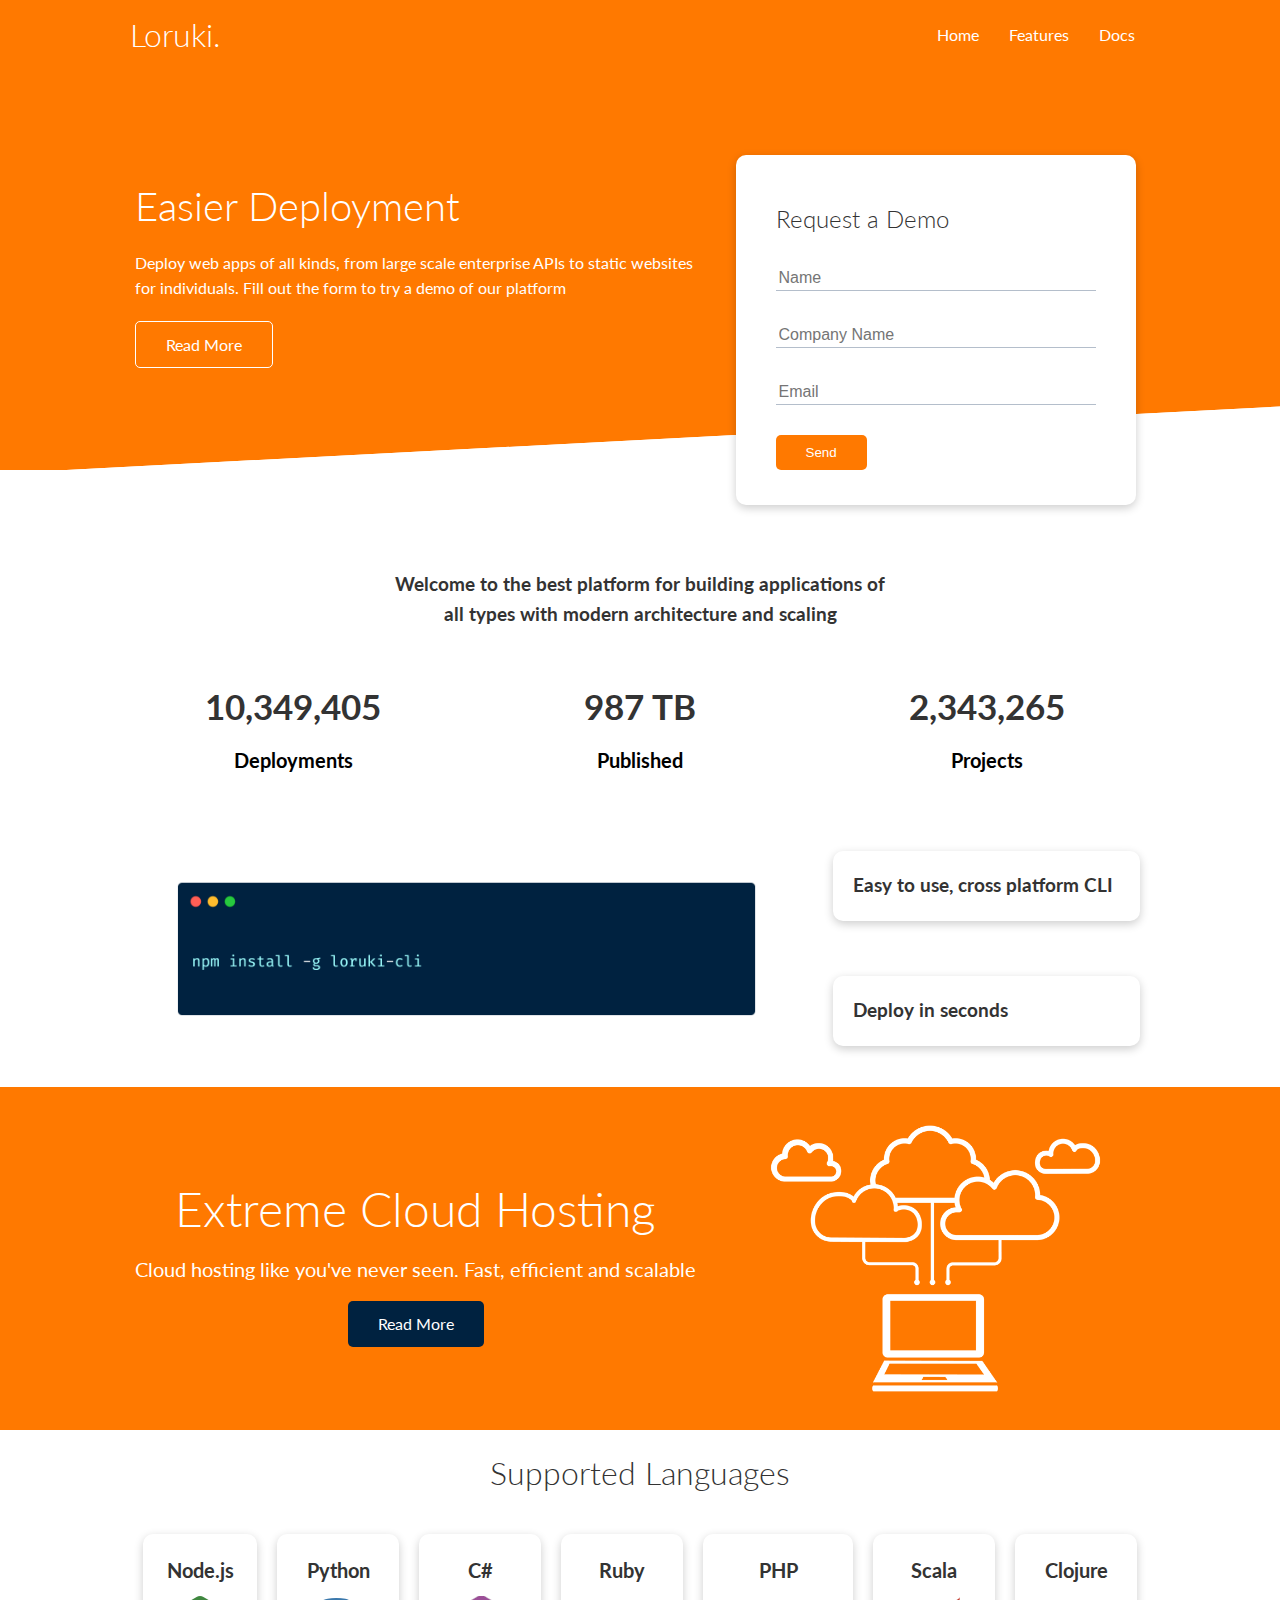
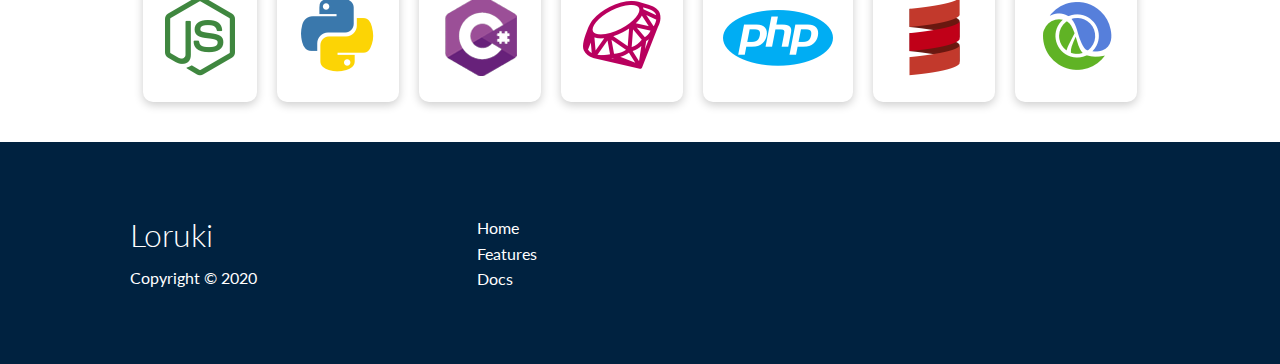
<file: responsive-layout/index.html>
<!DOCTYPE html>
<html lang="en">
<head>
    <meta charset="UTF-8">
    <meta name="viewport" content="width=device-width, initial-scale=1.0">
    <link rel="stylesheet" href="https://cdnjs.cloudflare.com/ajax/libs/font-awesome/5.15.1/css/all.min.css" integrity="sha512-+4zCK9k+qNFUR5X+cKL9EIR+ZOhtIloNl9GIKS57V1MyNsYpYcUrUeQc9vNfzsWfV28IaLL3i96P9sdNyeRssA==" crossorigin="anonymous" />
    <link rel="stylesheet" href="css/utilities.css">
    <link rel="stylesheet" href="css/style.css">
    <title>Loruki | Cloud Hosting For Everyone</title>
</head>
<body>
    <!-- Navbar -->
    <div class="navbar">
        <div class="container flex">
            <h1 class="logo">Loruki.</h1>
            <nav>
                <ul>
                    <li><a href="index.html">Home</a></li>
                    <li><a href="features.html">Features</a></li>
                    <li><a href="docs.html">Docs</a></li>
                </ul>
            </nav>
        </div>
    </div>
    
    <!-- Showcase -->
    <section class="showcase">
        <div class="container grid">
            <div class="showcase-text">
                <h1>Easier Deployment</h1>
                <p>Deploy web apps of all kinds, from large scale enterprise APIs to static websites for individuals. Fill out the form to try a demo of our platform</p>
                <a href="features.html" class="btn btn-outline">Read More</a>
            </div>

            <div class="showcase-form card">
                <h2>Request a Demo</h2>
                 <form>
                    <div class="form-control">
                        <input type="text" name="name" placeholder="Name" required>
                    </div>
                    <div class="form-control">
                        <input type="text" name="company" placeholder="Company Name" required>
                    </div>
                    <div class="form-control">
                        <input type="email" name="email" placeholder="Email" required>
                    </div>
                    <input type="submit" value="Send" class="btn btn-primary">
                </form>
            </div>
        </div>
    </section>

    <!-- Stats -->
    <section class="stats">
        <div class="container">
            <h3 class="stats-heading text-center my-1">
                Welcome to the best platform for building applications of all types with modern architecture and scaling
            </h3>

            <div class="grid grid-3 text-center my-4">
                <div>
                    <i class="fas fa-server fa-3x"></i>
                    <h3>10,349,405</h3>
                    <p class="text-secondary">Deployments</p>
                </div>
                <div>
                    <i class="fas fa-upload fa-3x"></i>
                    <h3>987 TB</h3>
                    <p class="text-secondary">Published</p>
                </div>
                <div>
                    <i class="fas fa-project-diagram fa-3x"></i>
                    <h3>2,343,265</h3>
                    <p class="text-secondary">Projects</p>
                </div>
            </div>
        </div>
    </section>

    <!-- Cli -->
    <section class="cli">
        <div class="container grid">
            <img src="images/cli.png" alt="">
            <div class="card">
                <h3>Easy to use, cross platform CLI</h3>
            </div>
            <div class="card">
                <h3>Deploy in seconds</h3>
            </div>
        </div>
    </section>

    <!-- Cloud -->
    <section class="cloud bg-primary my-2 py-2">
        <div class="container grid">
            <div class="text-center">
                <h2 class="lg">Extreme Cloud Hosting</h2>
                <p class="lead my-1">Cloud hosting like you've never seen. Fast, efficient and scalable</p>
                <a href="features.html" class="btn btn-dark">Read More</a>
            </div>
            <img src="images/cloud.png" alt="">
        </div>
    </section>

    <!-- Languages -->
    <section class="languages">
        <h2 class="md text-center my-2">
            Supported Languages
        </h2>
        <div class="container flex">
            <div class="card">
                <h4>Node.js</h4>
                <img src="images/logos/node.png" alt="">
            </div>
            <div class="card">
                <h4>Python</h4>
                <img src="images/logos/python.png" alt="">
              </div>
              <div class="card">
                <h4>C#</h4>
                <img src="images/logos/csharp.png" alt="">
              </div>
              <div class="card">
                <h4>Ruby</h4>
                <img src="images/logos/ruby.png" alt="">
              </div>
              <div class="card">
                <h4>PHP</h4>
                <img src="images/logos/php.png" alt="">
              </div>
              <div class="card">
                <h4>Scala</h4>
                <img src="images/logos/scala.png" alt="">
              </div>
              <div class="card">
                <h4>Clojure</h4>
                <img src="images/logos/clojure.png" alt="">
              </div>
        </div>
    </section>

    <!-- Footer -->
    <footer class="footer bg-dark py-5">
        <div class="container grid grid-3">
            <div>
                <h1>Loruki
                </h1>
                <p>Copyright &copy; 2020</p>
            </div>
            <nav>
                <ul>
                    <li><a href="index.html">Home</a></li>
                    <li><a href="features.html">Features</a></li>
                    <li><a href="docs.html">Docs</a></li>
                </ul>
            </nav>
            <div class="social">
                <a href="#"><i class="fab fa-github fa-2x"></i></a>
                <a href="#"><i class="fab fa-facebook fa-2x"></i></a>
                <a href="#"><i class="fab fa-instagram fa-2x"></i></a>
                <a href="#"><i class="fab fa-twitter fa-2x"></i></a>
            </div>
        </div>
    </footer>
</body>
</html>
</file>
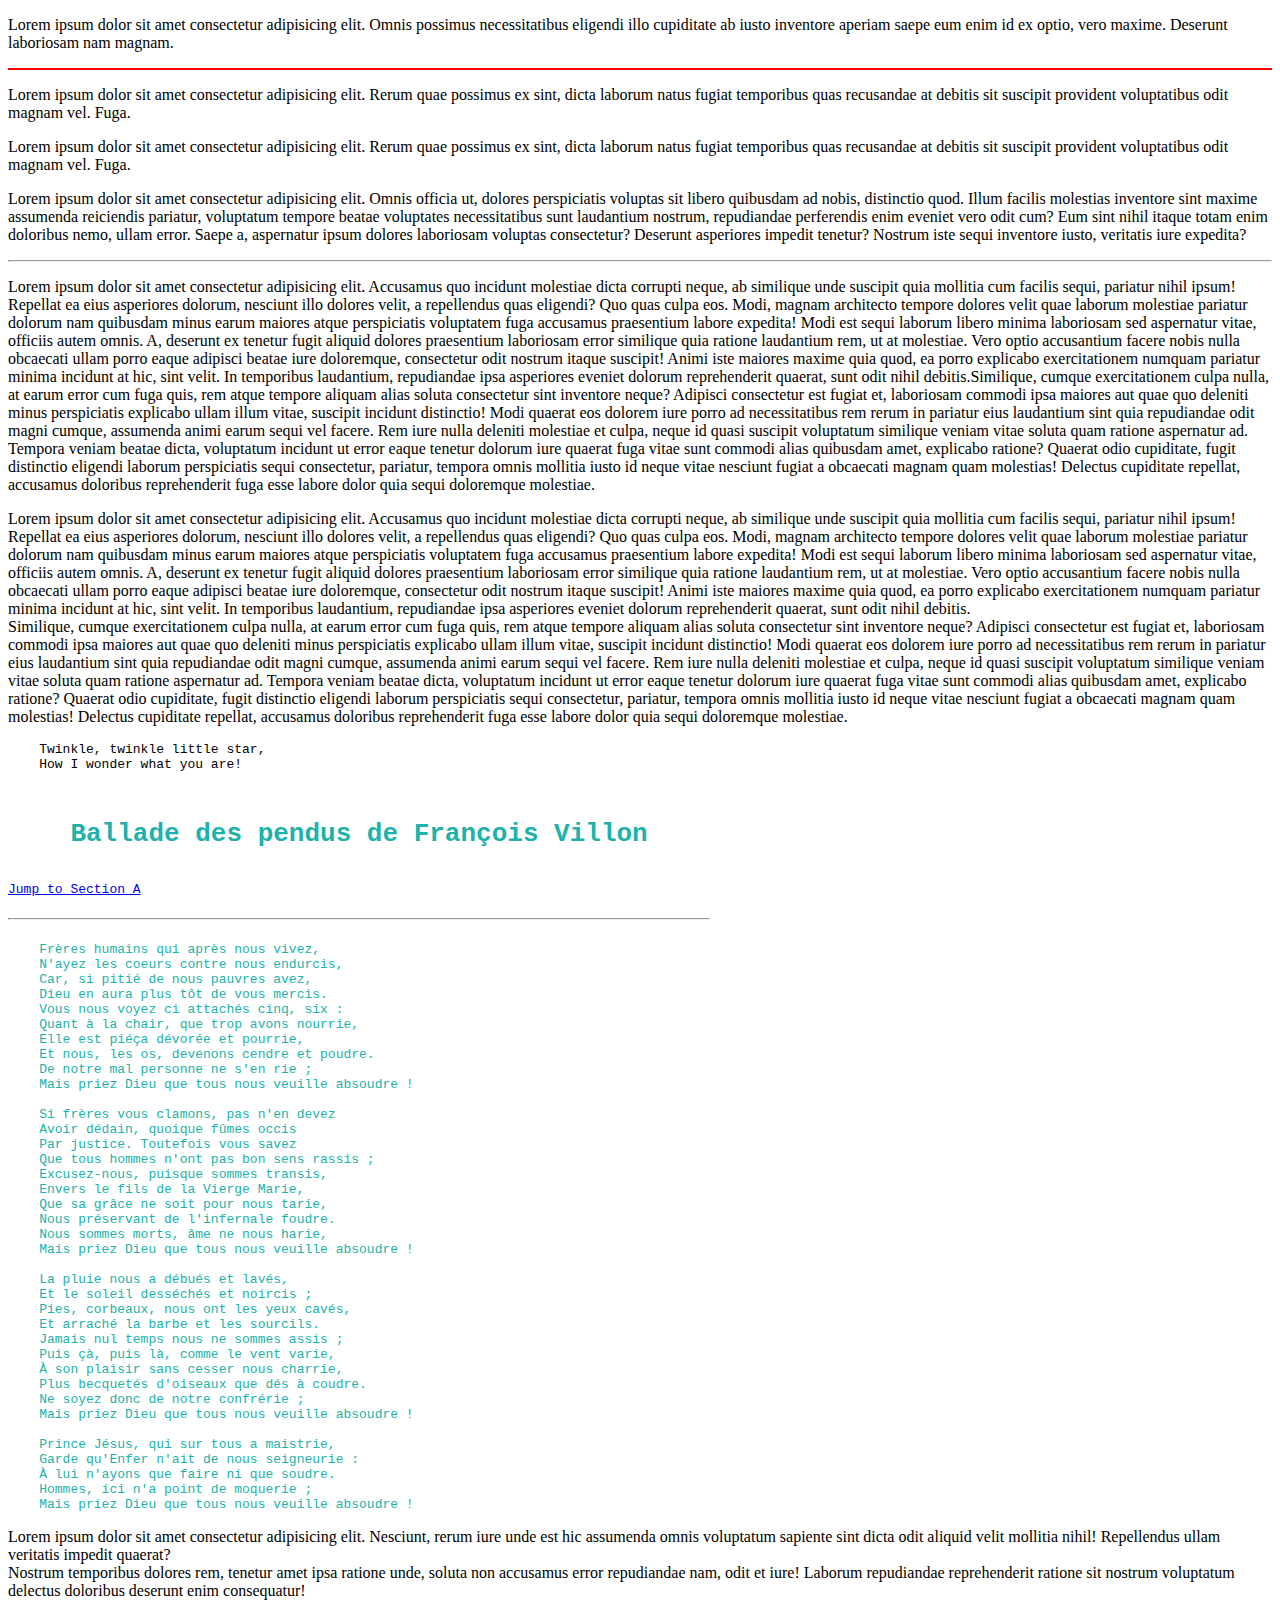
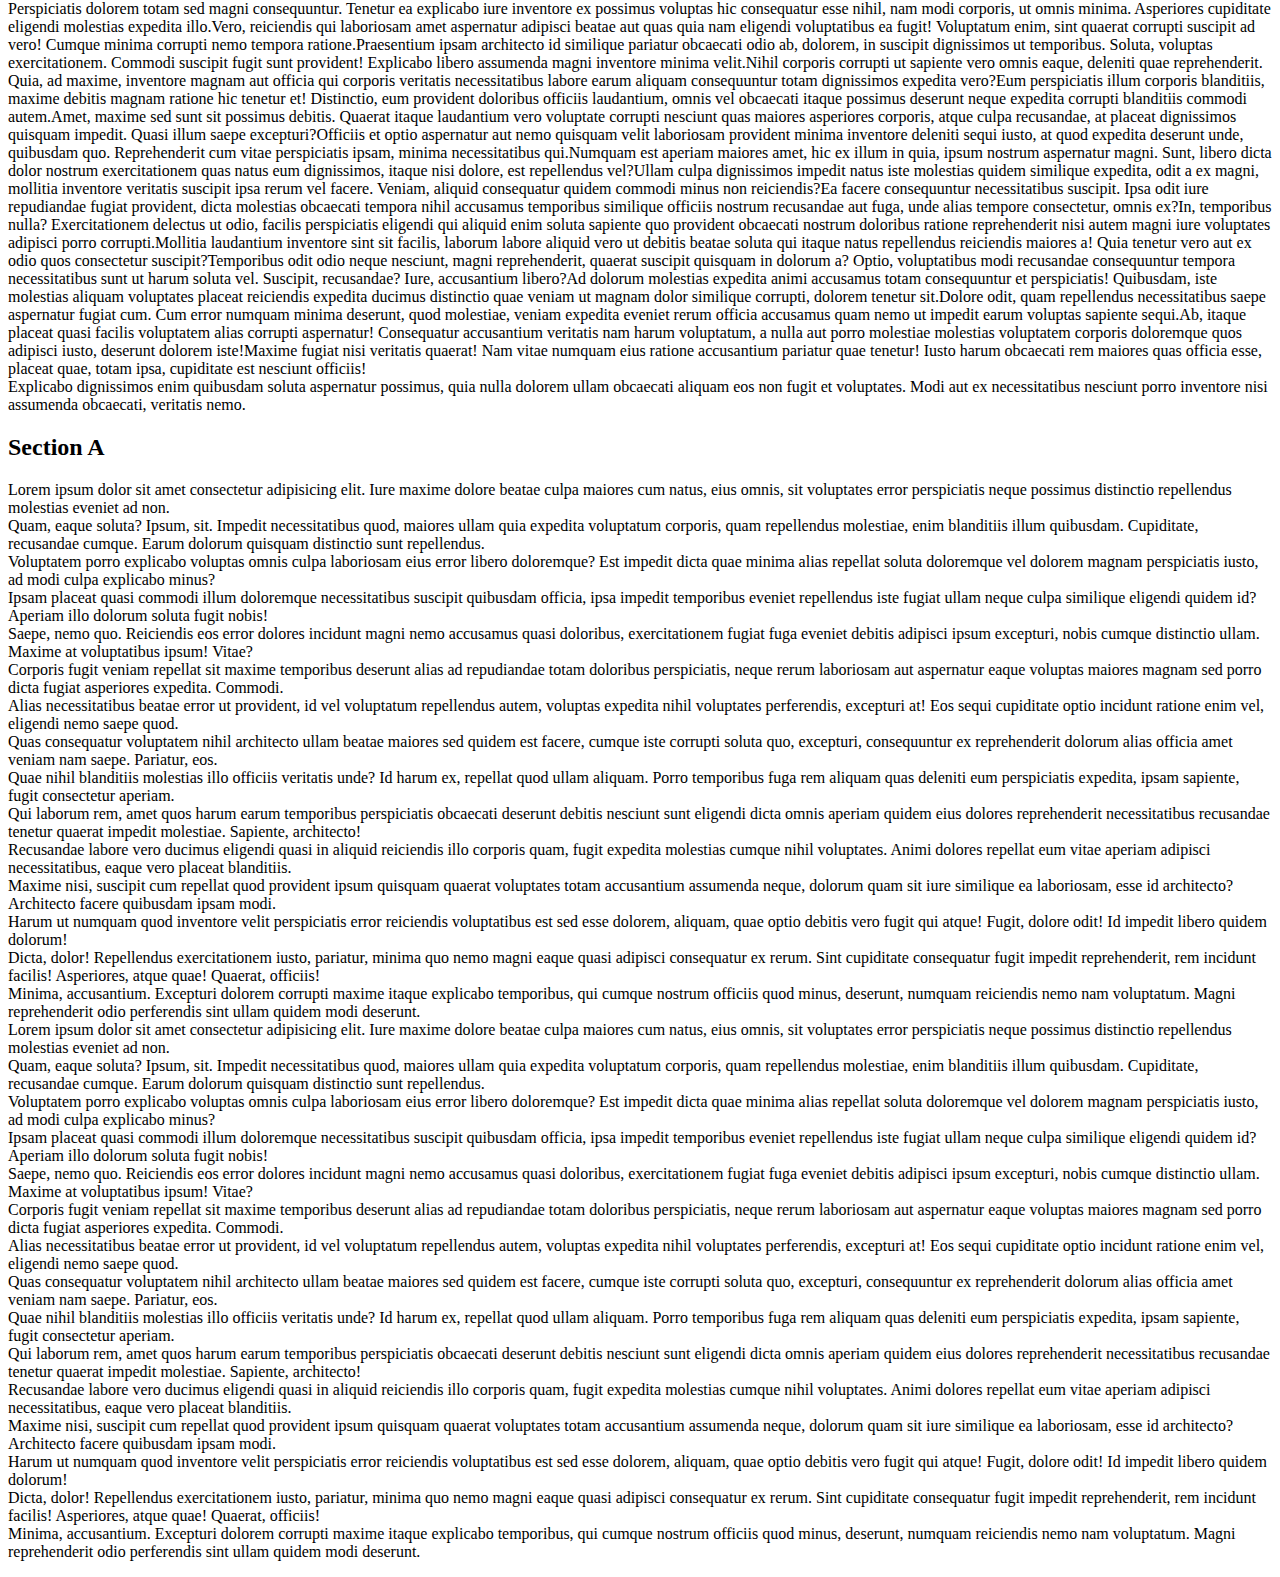
<file: Dummy.html>
<!DOCTYPE html>
<html lang="en">
<head>
    <!-- Des extentions qui vont aider à faciliter le travail
    auto rename tag : aide à utiliser les commanbde et les renommer
    prettier : aide à organiser le fichier html
    liveserver : aide à mettre à jour le lien directement sans pour autant actualiser la page web-->
    <meta charset="UTF-8">
    <meta http-equiv="X-UA-Compatible" content="IE=edge">
    <meta name="viewport" content="width=device-width, initial-scale=1.0">
    <title>Dummy</title>
</head>
<body>
<p>
    Lorem ipsum dolor sit amet consectetur adipisicing elit. Omnis possimus necessitatibus eligendi illo cupiditate ab iusto inventore aperiam saepe eum enim id ex optio, vero maxime. Deserunt laboriosam nam magnam.
    </p>
    <hr color="red"> <!-- le hr permet d'insérer une ligne horizontale-->
    <p>
    Lorem ipsum dolor sit amet consectetur adipisicing elit. Rerum quae possimus ex sint, dicta laborum natus fugiat temporibus quas recusandae at debitis sit suscipit provident voluptatibus odit magnam vel. Fuga.
    </p>
<p>
    Lorem ipsum dolor sit amet consectetur adipisicing elit. Rerum quae possimus ex sint, dicta laborum natus fugiat temporibus quas recusandae at debitis sit suscipit provident voluptatibus odit magnam vel. Fuga.
</p>

<!-- pour utiliser emet et faciliter le travail nous allons plutot mettre p>lorem75 puis entrer et ça va nous créer un paragraphe 
lorem75 dans le premier paragraphe-->
<p>Lorem ipsum dolor sit amet consectetur adipisicing elit. Omnis officia ut, dolores perspiciatis voluptas sit libero quibusdam ad nobis, distinctio quod. Illum facilis molestias inventore sint maxime assumenda reiciendis pariatur, voluptatum tempore beatae voluptates necessitatibus sunt laudantium nostrum, repudiandae perferendis enim eveniet vero odit cum? Eum sint nihil itaque totam enim doloribus nemo, ullam error. Saepe a, aspernatur ipsum dolores laboriosam voluptas consectetur? Deserunt asperiores impedit tenetur? Nostrum iste sequi inventore iusto, veritatis iure expedita?</p>
<hr>
<!--Pour écrire deux paragraphes lorem en même temps, nous allons mettre p>lorem150*2-->
<p><span>Lorem ipsum dolor sit amet consectetur adipisicing elit. Accusamus quo incidunt molestiae dicta corrupti neque, ab similique unde suscipit quia mollitia cum facilis sequi, pariatur nihil ipsum! Repellat ea eius asperiores dolorum, nesciunt illo dolores velit, a repellendus quas eligendi? Quo quas culpa eos. Modi, magnam architecto tempore dolores velit quae laborum molestiae pariatur dolorum nam quibusdam minus earum maiores atque perspiciatis voluptatem fuga accusamus praesentium labore expedita! Modi est sequi laborum libero minima laboriosam sed aspernatur vitae, officiis autem omnis. A, deserunt ex tenetur fugit aliquid dolores praesentium laboriosam error similique quia ratione laudantium rem, ut at molestiae. Vero optio accusantium facere nobis nulla obcaecati ullam porro eaque adipisci beatae iure doloremque, consectetur odit nostrum itaque suscipit! Animi iste maiores maxime quia quod, ea porro explicabo exercitationem numquam pariatur minima incidunt at hic, sint velit. In temporibus laudantium, repudiandae ipsa asperiores eveniet dolorum reprehenderit quaerat, sunt odit nihil debitis.</span><span>Similique, cumque exercitationem culpa nulla, at earum error cum fuga quis, rem atque tempore aliquam alias soluta consectetur sint inventore neque? Adipisci consectetur est fugiat et, laboriosam commodi ipsa maiores aut quae quo deleniti minus perspiciatis explicabo ullam illum vitae, suscipit incidunt distinctio! Modi quaerat eos dolorem iure porro ad necessitatibus rem rerum in pariatur eius laudantium sint quia repudiandae odit magni cumque, assumenda animi earum sequi vel facere. Rem iure nulla deleniti molestiae et culpa, neque id quasi suscipit voluptatum similique veniam vitae soluta quam ratione aspernatur ad. Tempora veniam beatae dicta, voluptatum incidunt ut error eaque tenetur dolorum iure quaerat fuga vitae sunt commodi alias quibusdam amet, explicabo ratione? Quaerat odio cupiditate, fugit distinctio eligendi laborum perspiciatis sequi consectetur, pariatur, tempora omnis mollitia iusto id neque vitae nesciunt fugiat a obcaecati magnam quam molestias! Delectus cupiditate repellat, accusamus doloribus reprehenderit fuga esse labore dolor quia sequi doloremque molestiae.</span></p>
<!-- Mais dans ce cas nous allons nous retrouver avec "span" ça veut dire deuc paragraphes associés, pour ne pas se retrouver avec 
ce petit problème nous pouvons enlever l'attribut span-->
<p><div>Lorem ipsum dolor sit amet consectetur adipisicing elit. Accusamus quo incidunt molestiae dicta corrupti neque, ab similique unde suscipit quia mollitia cum facilis sequi, pariatur nihil ipsum! Repellat ea eius asperiores dolorum, nesciunt illo dolores velit, a repellendus quas eligendi? Quo quas culpa eos. Modi, magnam architecto tempore dolores velit quae laborum molestiae pariatur dolorum nam quibusdam minus earum maiores atque perspiciatis voluptatem fuga accusamus praesentium labore expedita! Modi est sequi laborum libero minima laboriosam sed aspernatur vitae, officiis autem omnis. A, deserunt ex tenetur fugit aliquid dolores praesentium laboriosam error similique quia ratione laudantium rem, ut at molestiae. Vero optio accusantium facere nobis nulla obcaecati ullam porro eaque adipisci beatae iure doloremque, consectetur odit nostrum itaque suscipit! Animi iste maiores maxime quia quod, ea porro explicabo exercitationem numquam pariatur minima incidunt at hic, sint velit. In temporibus laudantium, repudiandae ipsa asperiores eveniet dolorum reprehenderit quaerat, sunt odit nihil debitis.</div><span>Similique, cumque exercitationem culpa nulla, at earum error cum fuga quis, rem atque tempore aliquam alias soluta consectetur sint inventore neque? Adipisci consectetur est fugiat et, laboriosam commodi ipsa maiores aut quae quo deleniti minus perspiciatis explicabo ullam illum vitae, suscipit incidunt distinctio! Modi quaerat eos dolorem iure porro ad necessitatibus rem rerum in pariatur eius laudantium sint quia repudiandae odit magni cumque, assumenda animi earum sequi vel facere. Rem iure nulla deleniti molestiae et culpa, neque id quasi suscipit voluptatum similique veniam vitae soluta quam ratione aspernatur ad. Tempora veniam beatae dicta, voluptatum incidunt ut error eaque tenetur dolorum iure quaerat fuga vitae sunt commodi alias quibusdam amet, explicabo ratione? Quaerat odio cupiditate, fugit distinctio eligendi laborum perspiciatis sequi consectetur, pariatur, tempora omnis mollitia iusto id neque vitae nesciunt fugiat a obcaecati magnam quam molestias! Delectus cupiditate repellat, accusamus doloribus reprehenderit fuga esse labore dolor quia sequi doloremque molestiae.</span></p>
<!-- span ne permet pas le retour à la ligne contrairemnt à div qui insère un interligne entre les paragraphes-->
<!-- l'attribut pre permet d'afficher le texte exactement tel qu'il est écrit dans le code-->
<pre>
    Twinkle, twinkle little star,
    How I wonder what you are!
</pre>

<!-- Ici nous allons reprendre un poème juste pour voir comment l'attribut pre fonctionne-->
<pre style="color: lightseagreen;">
<h1>
    Ballade des pendus de François Villon
</h1>
<a href="#sectionA">Jump to Section A</a>

<hr width="700cm" align="left">
    Frères humains qui après nous vivez,
    N'ayez les coeurs contre nous endurcis,
    Car, si pitié de nous pauvres avez,
    Dieu en aura plus tôt de vous mercis.
    Vous nous voyez ci attachés cinq, six :
    Quant à la chair, que trop avons nourrie,
    Elle est piéça dévorée et pourrie,
    Et nous, les os, devenons cendre et poudre.
    De notre mal personne ne s'en rie ;
    Mais priez Dieu que tous nous veuille absoudre !
    
    Si frères vous clamons, pas n'en devez
    Avoir dédain, quoique fûmes occis
    Par justice. Toutefois vous savez
    Que tous hommes n'ont pas bon sens rassis ;
    Excusez-nous, puisque sommes transis,
    Envers le fils de la Vierge Marie,
    Que sa grâce ne soit pour nous tarie,
    Nous préservant de l'infernale foudre.
    Nous sommes morts, âme ne nous harie,
    Mais priez Dieu que tous nous veuille absoudre !
    
    La pluie nous a débués et lavés,
    Et le soleil desséchés et noircis ;
    Pies, corbeaux, nous ont les yeux cavés,
    Et arraché la barbe et les sourcils.
    Jamais nul temps nous ne sommes assis ;
    Puis çà, puis là, comme le vent varie,
    À son plaisir sans cesser nous charrie,
    Plus becquetés d'oiseaux que dés à coudre.
    Ne soyez donc de notre confrérie ;
    Mais priez Dieu que tous nous veuille absoudre !
    
    Prince Jésus, qui sur tous a maistrie,
    Garde qu'Enfer n'ait de nous seigneurie :
    À lui n'ayons que faire ni que soudre.
    Hommes, ici n'a point de moquerie ;
    Mais priez Dieu que tous nous veuille absoudre !
</pre>
<p><div>Lorem ipsum dolor sit amet consectetur adipisicing elit. Nesciunt, rerum iure unde est hic assumenda omnis voluptatum sapiente sint dicta odit aliquid velit mollitia nihil! Repellendus ullam veritatis impedit quaerat?</div><div>Nostrum temporibus dolores rem, tenetur amet ipsa ratione unde, soluta non accusamus error repudiandae nam, odit et iure! Laborum repudiandae reprehenderit ratione sit nostrum voluptatum delectus doloribus deserunt enim consequatur!</div><span>Perspiciatis dolorem totam sed magni consequuntur. Tenetur ea explicabo iure inventore ex possimus voluptas hic consequatur esse nihil, nam modi corporis, ut omnis minima. Asperiores cupiditate eligendi molestias expedita illo.</span><span>Vero, reiciendis qui laboriosam amet aspernatur adipisci beatae aut quas quia nam eligendi voluptatibus ea fugit! Voluptatum enim, sint quaerat corrupti suscipit ad vero! Cumque minima corrupti nemo tempora ratione.</span><span>Praesentium ipsam architecto id similique pariatur obcaecati odio ab, dolorem, in suscipit dignissimos ut temporibus. Soluta, voluptas exercitationem. Commodi suscipit fugit sunt provident! Explicabo libero assumenda magni inventore minima velit.</span><span>Nihil corporis corrupti ut sapiente vero omnis eaque, deleniti quae reprehenderit. Quia, ad maxime, inventore magnam aut officia qui corporis veritatis necessitatibus labore earum aliquam consequuntur totam dignissimos expedita vero?</span><span>Eum perspiciatis illum corporis blanditiis, maxime debitis magnam ratione hic tenetur et! Distinctio, eum provident doloribus officiis laudantium, omnis vel obcaecati itaque possimus deserunt neque expedita corrupti blanditiis commodi autem.</span><span>Amet, maxime sed sunt sit possimus debitis. Quaerat itaque laudantium vero voluptate corrupti nesciunt quas maiores asperiores corporis, atque culpa recusandae, at placeat dignissimos quisquam impedit. Quasi illum saepe excepturi?</span><span>Officiis et optio aspernatur aut nemo quisquam velit laboriosam provident minima inventore deleniti sequi iusto, at quod expedita deserunt unde, quibusdam quo. Reprehenderit cum vitae perspiciatis ipsam, minima necessitatibus qui.</span><span>Numquam est aperiam maiores amet, hic ex illum in quia, ipsum nostrum aspernatur magni. Sunt, libero dicta dolor nostrum exercitationem quas natus eum dignissimos, itaque nisi dolore, est repellendus vel?</span><span>Ullam culpa dignissimos impedit natus iste molestias quidem similique expedita, odit a ex magni, mollitia inventore veritatis suscipit ipsa rerum vel facere. Veniam, aliquid consequatur quidem commodi minus non reiciendis?</span><span>Ea facere consequuntur necessitatibus suscipit. Ipsa odit iure repudiandae fugiat provident, dicta molestias obcaecati tempora nihil accusamus temporibus similique officiis nostrum recusandae aut fuga, unde alias tempore consectetur, omnis ex?</span><span>In, temporibus nulla? Exercitationem delectus ut odio, facilis perspiciatis eligendi qui aliquid enim soluta sapiente quo provident obcaecati nostrum doloribus ratione reprehenderit nisi autem magni iure voluptates adipisci porro corrupti.</span><span>Mollitia laudantium inventore sint sit facilis, laborum labore aliquid vero ut debitis beatae soluta qui itaque natus repellendus reiciendis maiores a! Quia tenetur vero aut ex odio quos consectetur suscipit?</span><span>Temporibus odit odio neque nesciunt, magni reprehenderit, quaerat suscipit quisquam in dolorum a? Optio, voluptatibus modi recusandae consequuntur tempora necessitatibus sunt ut harum soluta vel. Suscipit, recusandae? Iure, accusantium libero?</span><span>Ad dolorum molestias expedita animi accusamus totam consequuntur et perspiciatis! Quibusdam, iste molestias aliquam voluptates placeat reiciendis expedita ducimus distinctio quae veniam ut magnam dolor similique corrupti, dolorem tenetur sit.</span><span>Dolore odit, quam repellendus necessitatibus saepe aspernatur fugiat cum. Cum error numquam minima deserunt, quod molestiae, veniam expedita eveniet rerum officia accusamus quam nemo ut impedit earum voluptas sapiente sequi.</span><span>Ab, itaque placeat quasi facilis voluptatem alias corrupti aspernatur! Consequatur accusantium veritatis nam harum voluptatum, a nulla aut porro molestiae molestias voluptatem corporis doloremque quos adipisci iusto, deserunt dolorem iste!</span><span>Maxime fugiat nisi veritatis quaerat! Nam vitae numquam eius ratione accusantium pariatur quae tenetur! Iusto harum obcaecati rem maiores quas officia esse, placeat quae, totam ipsa, cupiditate est nesciunt officiis!</span><div>Explicabo dignissimos enim quibusdam soluta aspernatur possimus, quia nulla dolorem ullam obcaecati aliquam eos non fugit et voluptates. Modi aut ex necessitatibus nesciunt porro inventore nisi assumenda obcaecati, veritatis nemo.</div></p>
<h2 id="sectionA">Section A</h2>
<p>
    <div>
        <div>Lorem ipsum dolor sit amet consectetur adipisicing elit. Iure maxime dolore beatae culpa maiores cum natus, eius omnis, sit voluptates error perspiciatis neque possimus distinctio repellendus molestias eveniet ad non.</div>
        <div>Quam, eaque soluta? Ipsum, sit. Impedit necessitatibus quod, maiores ullam quia expedita voluptatum corporis, quam repellendus molestiae, enim blanditiis illum quibusdam. Cupiditate, recusandae cumque. Earum dolorum quisquam distinctio sunt repellendus.</div>
        <div>Voluptatem porro explicabo voluptas omnis culpa laboriosam eius error libero doloremque? Est impedit dicta quae minima alias repellat soluta doloremque vel dolorem magnam perspiciatis iusto, ad modi culpa explicabo minus?</div>
        <div>Ipsam placeat quasi commodi illum doloremque necessitatibus suscipit quibusdam officia, ipsa impedit temporibus eveniet repellendus iste fugiat ullam neque culpa similique eligendi quidem id? Aperiam illo dolorum soluta fugit nobis!</div>
        <div>Saepe, nemo quo. Reiciendis eos error dolores incidunt magni nemo accusamus quasi doloribus, exercitationem fugiat fuga eveniet debitis adipisci ipsum excepturi, nobis cumque distinctio ullam. Maxime at voluptatibus ipsum! Vitae?</div>
        <div>Corporis fugit veniam repellat sit maxime temporibus deserunt alias ad repudiandae totam doloribus perspiciatis, neque rerum laboriosam aut aspernatur eaque voluptas maiores magnam sed porro dicta fugiat asperiores expedita. Commodi.</div>
        <div>Alias necessitatibus beatae error ut provident, id vel voluptatum repellendus autem, voluptas expedita nihil voluptates perferendis, excepturi at! Eos sequi cupiditate optio incidunt ratione enim vel, eligendi nemo saepe quod.</div>
        <div>Quas consequatur voluptatem nihil architecto ullam beatae maiores sed quidem est facere, cumque iste corrupti soluta quo, excepturi, consequuntur ex reprehenderit dolorum alias officia amet veniam nam saepe. Pariatur, eos.</div>
        <div>Quae nihil blanditiis molestias illo officiis veritatis unde? Id harum ex, repellat quod ullam aliquam. Porro temporibus fuga rem aliquam quas deleniti eum perspiciatis expedita, ipsam sapiente, fugit consectetur aperiam.</div>
        <div>Qui laborum rem, amet quos harum earum temporibus perspiciatis obcaecati deserunt debitis nesciunt sunt eligendi dicta omnis aperiam quidem eius dolores reprehenderit necessitatibus recusandae tenetur quaerat impedit molestiae. Sapiente, architecto!</div>
        <div>Recusandae labore vero ducimus eligendi quasi in aliquid reiciendis illo corporis quam, fugit expedita molestias cumque nihil voluptates. Animi dolores repellat eum vitae aperiam adipisci necessitatibus, eaque vero placeat blanditiis.</div>
        <div>Maxime nisi, suscipit cum repellat quod provident ipsum quisquam quaerat voluptates totam accusantium assumenda neque, dolorum quam sit iure similique ea laboriosam, esse id architecto? Architecto facere quibusdam ipsam modi.</div>
        <div>Harum ut numquam quod inventore velit perspiciatis error reiciendis voluptatibus est sed esse dolorem, aliquam, quae optio debitis vero fugit qui atque! Fugit, dolore odit! Id impedit libero quidem dolorum!</div>
        <div>Dicta, dolor! Repellendus exercitationem iusto, pariatur, minima quo nemo magni eaque quasi adipisci consequatur ex rerum. Sint cupiditate consequatur fugit impedit reprehenderit, rem incidunt facilis! Asperiores, atque quae! Quaerat, officiis!</div>
        <div>Minima, accusantium. Excepturi dolorem corrupti maxime itaque explicabo temporibus, qui cumque nostrum officiis quod minus, deserunt, numquam reiciendis nemo nam voluptatum. Magni reprehenderit odio perferendis sint ullam quidem modi deserunt.</div>
        <div>Lorem ipsum dolor sit amet consectetur adipisicing elit. Iure maxime dolore beatae culpa maiores cum natus, eius omnis, sit voluptates error perspiciatis neque possimus distinctio repellendus molestias eveniet ad non.</div>
        <div>Quam, eaque soluta? Ipsum, sit. Impedit necessitatibus quod, maiores ullam quia expedita voluptatum corporis, quam repellendus molestiae, enim blanditiis illum quibusdam. Cupiditate, recusandae cumque. Earum dolorum quisquam distinctio sunt repellendus.</div>
        <div>Voluptatem porro explicabo voluptas omnis culpa laboriosam eius error libero doloremque? Est impedit dicta quae minima alias repellat soluta doloremque vel dolorem magnam perspiciatis iusto, ad modi culpa explicabo minus?</div>
        <div>Ipsam placeat quasi commodi illum doloremque necessitatibus suscipit quibusdam officia, ipsa impedit temporibus eveniet repellendus iste fugiat ullam neque culpa similique eligendi quidem id? Aperiam illo dolorum soluta fugit nobis!</div>
        <div>Saepe, nemo quo. Reiciendis eos error dolores incidunt magni nemo accusamus quasi doloribus, exercitationem fugiat fuga eveniet debitis adipisci ipsum excepturi, nobis cumque distinctio ullam. Maxime at voluptatibus ipsum! Vitae?</div>
        <div>Corporis fugit veniam repellat sit maxime temporibus deserunt alias ad repudiandae totam doloribus perspiciatis, neque rerum laboriosam aut aspernatur eaque voluptas maiores magnam sed porro dicta fugiat asperiores expedita. Commodi.</div>
        <div>Alias necessitatibus beatae error ut provident, id vel voluptatum repellendus autem, voluptas expedita nihil voluptates perferendis, excepturi at! Eos sequi cupiditate optio incidunt ratione enim vel, eligendi nemo saepe quod.</div>
        <div>Quas consequatur voluptatem nihil architecto ullam beatae maiores sed quidem est facere, cumque iste corrupti soluta quo, excepturi, consequuntur ex reprehenderit dolorum alias officia amet veniam nam saepe. Pariatur, eos.</div>
        <div>Quae nihil blanditiis molestias illo officiis veritatis unde? Id harum ex, repellat quod ullam aliquam. Porro temporibus fuga rem aliquam quas deleniti eum perspiciatis expedita, ipsam sapiente, fugit consectetur aperiam.</div>
        <div>Qui laborum rem, amet quos harum earum temporibus perspiciatis obcaecati deserunt debitis nesciunt sunt eligendi dicta omnis aperiam quidem eius dolores reprehenderit necessitatibus recusandae tenetur quaerat impedit molestiae. Sapiente, architecto!</div>
        <div>Recusandae labore vero ducimus eligendi quasi in aliquid reiciendis illo corporis quam, fugit expedita molestias cumque nihil voluptates. Animi dolores repellat eum vitae aperiam adipisci necessitatibus, eaque vero placeat blanditiis.</div>
        <div>Maxime nisi, suscipit cum repellat quod provident ipsum quisquam quaerat voluptates totam accusantium assumenda neque, dolorum quam sit iure similique ea laboriosam, esse id architecto? Architecto facere quibusdam ipsam modi.</div>
        <div>Harum ut numquam quod inventore velit perspiciatis error reiciendis voluptatibus est sed esse dolorem, aliquam, quae optio debitis vero fugit qui atque! Fugit, dolore odit! Id impedit libero quidem dolorum!</div>
        <div>Dicta, dolor! Repellendus exercitationem iusto, pariatur, minima quo nemo magni eaque quasi adipisci consequatur ex rerum. Sint cupiditate consequatur fugit impedit reprehenderit, rem incidunt facilis! Asperiores, atque quae! Quaerat, officiis!</div>
        <div>Minima, accusantium. Excepturi dolorem corrupti maxime itaque explicabo temporibus, qui cumque nostrum officiis quod minus, deserunt, numquam reiciendis nemo nam voluptatum. Magni reprehenderit odio perferendis sint ullam quidem modi deserunt.</div>
    
    </div>
</p>
</body>

</html>
</file>
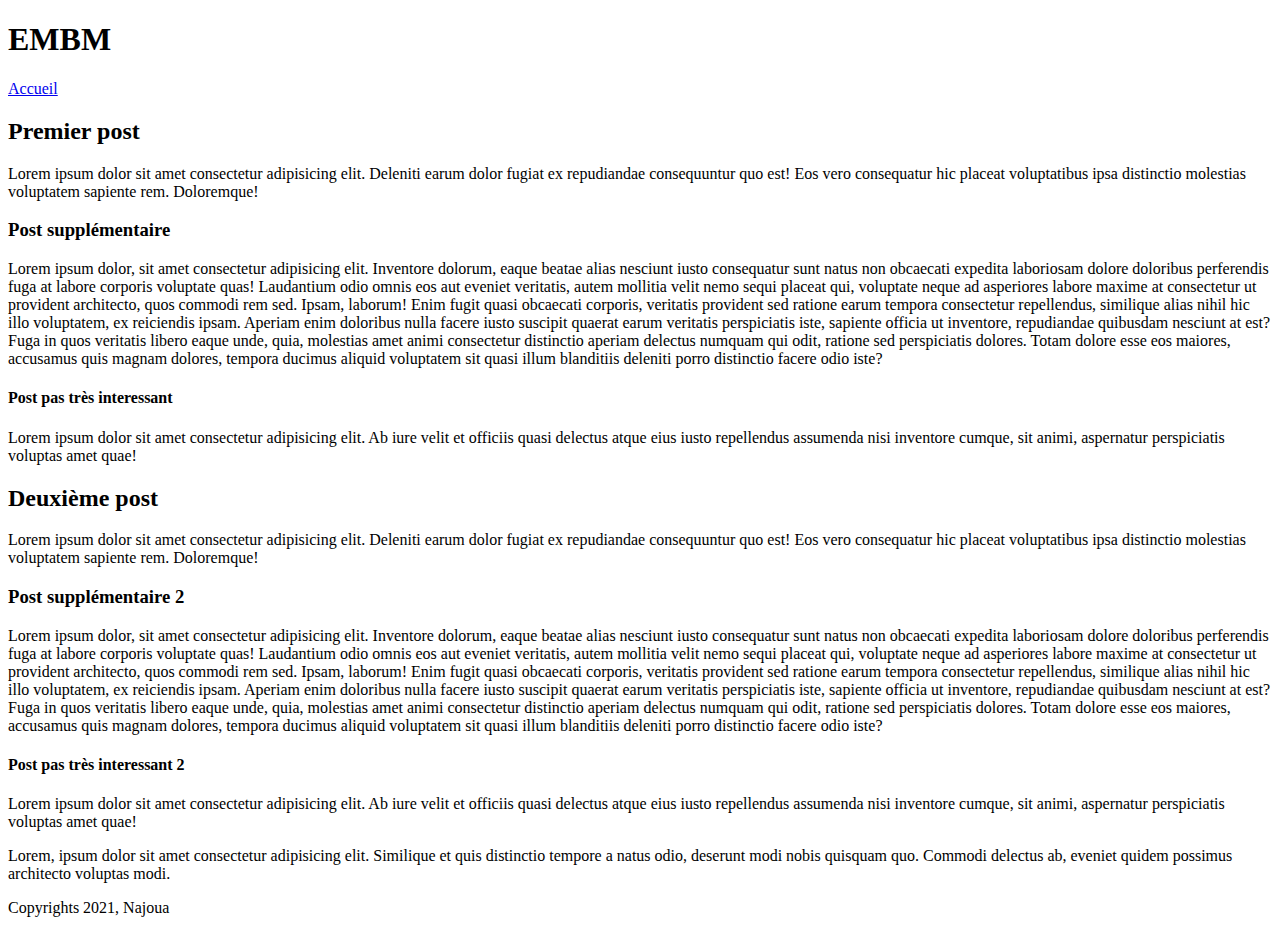
<file: ExoLayout2.html>
<!DOCTYPE html>
<html lang="en">
<head>
    <meta charset="UTF-8">
    <meta http-equiv="X-UA-Compatible" content="IE=edge">
    <meta name="viewport" content="width=device-width, initial-scale=1.0">
    <title>Document</title>
</head>
<body>
    <!--Nous allons commencer par utiliser header pour créer le head de notre page-->
    <header>
        <h1>EMBM</h1>
        <nav class="lien">
            <a href="https://www.google.com">Accueil</a>
        </nav>
    </header>
    <main>
        <section>
            <article>
                <h2>Premier post</h2>
                <p>Lorem ipsum dolor sit amet consectetur adipisicing elit. Deleniti earum dolor fugiat ex repudiandae consequuntur quo est! Eos vero consequatur hic placeat voluptatibus ipsa distinctio molestias voluptatem sapiente rem. Doloremque!</p>
            </article>
            <article>
                <h3>Post supplémentaire</h3>
                <p>Lorem ipsum dolor, sit amet consectetur adipisicing elit. Inventore dolorum, eaque beatae alias nesciunt iusto consequatur sunt natus non obcaecati expedita laboriosam dolore doloribus perferendis fuga at labore corporis voluptate quas! Laudantium odio omnis eos aut eveniet veritatis, autem mollitia velit nemo sequi placeat qui, voluptate neque ad asperiores labore maxime at consectetur ut provident architecto, quos commodi rem sed. Ipsam, laborum! Enim fugit quasi obcaecati corporis, veritatis provident sed ratione earum tempora consectetur repellendus, similique alias nihil hic illo voluptatem, ex reiciendis ipsam. Aperiam enim doloribus nulla facere iusto suscipit quaerat earum veritatis perspiciatis iste, sapiente officia ut inventore, repudiandae quibusdam nesciunt at est? Fuga in quos veritatis libero eaque unde, quia, molestias amet animi consectetur distinctio aperiam delectus numquam qui odit, ratione sed perspiciatis dolores. Totam dolore esse eos maiores, accusamus quis magnam dolores, tempora ducimus aliquid voluptatem sit quasi illum blanditiis deleniti porro distinctio facere odio iste?</p>
            </article>
            <article>
                <h4>Post pas très interessant</h4>
                <p>Lorem ipsum dolor sit amet consectetur adipisicing elit. Ab iure velit et officiis quasi delectus atque eius iusto repellendus assumenda nisi inventore cumque, sit animi, aspernatur perspiciatis voluptas amet quae!</p>
            </article>
        </section>
        <article>
            <h2>Deuxième post</h2>
            <p>Lorem ipsum dolor sit amet consectetur adipisicing elit. Deleniti earum dolor fugiat ex repudiandae consequuntur quo est! Eos vero consequatur hic placeat voluptatibus ipsa distinctio molestias voluptatem sapiente rem. Doloremque!</p>
        </article>
        <article>
            <h3>Post supplémentaire 2</h3>
            <p>Lorem ipsum dolor, sit amet consectetur adipisicing elit. Inventore dolorum, eaque beatae alias nesciunt iusto consequatur sunt natus non obcaecati expedita laboriosam dolore doloribus perferendis fuga at labore corporis voluptate quas! Laudantium odio omnis eos aut eveniet veritatis, autem mollitia velit nemo sequi placeat qui, voluptate neque ad asperiores labore maxime at consectetur ut provident architecto, quos commodi rem sed. Ipsam, laborum! Enim fugit quasi obcaecati corporis, veritatis provident sed ratione earum tempora consectetur repellendus, similique alias nihil hic illo voluptatem, ex reiciendis ipsam. Aperiam enim doloribus nulla facere iusto suscipit quaerat earum veritatis perspiciatis iste, sapiente officia ut inventore, repudiandae quibusdam nesciunt at est? Fuga in quos veritatis libero eaque unde, quia, molestias amet animi consectetur distinctio aperiam delectus numquam qui odit, ratione sed perspiciatis dolores. Totam dolore esse eos maiores, accusamus quis magnam dolores, tempora ducimus aliquid voluptatem sit quasi illum blanditiis deleniti porro distinctio facere odio iste?</p>
        </article>
        <article>
            <h4>Post pas très interessant 2</h4>
            <p>Lorem ipsum dolor sit amet consectetur adipisicing elit. Ab iure velit et officiis quasi delectus atque eius iusto repellendus assumenda nisi inventore cumque, sit animi, aspernatur perspiciatis voluptas amet quae!</p>
        </article>
    </main>
    <aside>
        <p>Lorem, ipsum dolor sit amet consectetur adipisicing elit. Similique et quis distinctio tempore a natus odio, deserunt modi nobis quisquam quo. Commodi delectus ab, eveniet quidem possimus architecto voluptas modi.</p>
    </aside>    
    <footer>
        <p>Copyrights 2021, Najoua</p>
    </footer>
</body>
</html>
</file>
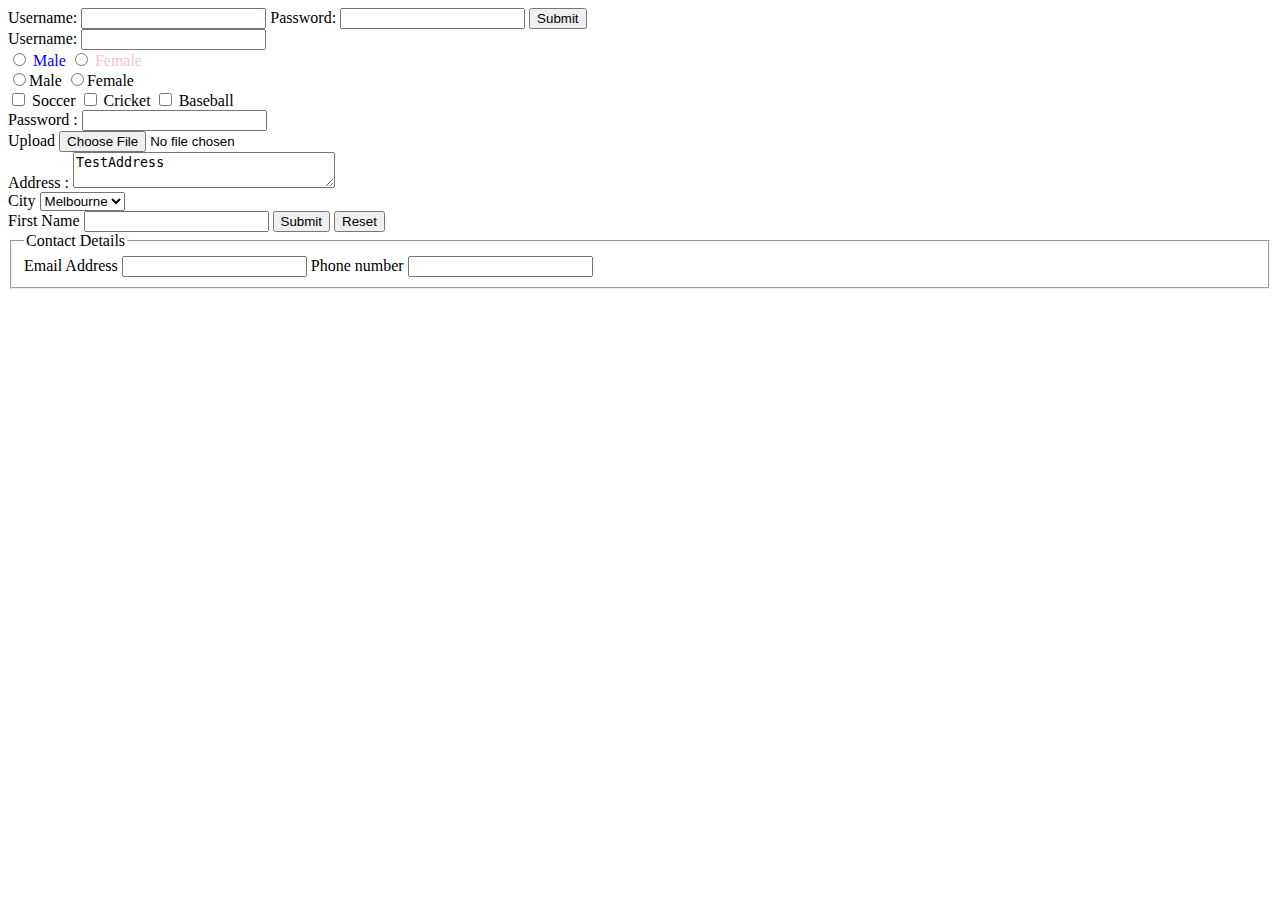
<file: Formulaires.html>
<!DOCTYPE html>
<html lang="en">
<head>
    <meta charset="UTF-8">
    <meta http-equiv="X-UA-Compatible" content="IE=edge">
    <meta name="viewport" content="width=device-width, initial-scale=1.0">
    <title>Formulaire</title>
</head>
<body>
    <!--La balise form permet de créer des formulaires-->
    <!--le paramètre action nous permet de désigner où renvoyer le formulaire rempli-->
    <!--Si on met l'input à l'interieur du lab ça permet à l'utilisateur de focuser le curseur sur le input box une fois il clique sur le "Username"
    Si on met l'input après le label nous ne pouvons pas avoir le curseur dans la case si on tape sur "Username" et c'est ce qui est recommandé de faire-->
    <form>
        <label>Username: <input type="text"></label>
        <label>Password: <input type="password"></label>
        <input type="submit" value="Submit"> <!--la balise input c'est normalement pour la saisie de texte mais on peut l'utiliser comme boutton
        si on utilise le type button. On peut remplacer input par button-->
    </form>
    <form>
        <label for="Username">Username: </label>
        <input type="text" name="username" id="username">
    </form>
    <!--Faire un boutton radio qui nous permet de choisi soit un choix soit l'autre mais pas les deux à la fois-->
    <!--Dans les formulaire si on met le même nom pour le paramètre name nous n'allons recevoir dans le formulaire soumi qu'une seule
    réponse à cette question (exemple de gender, si on met gender aussi pour male que pour female dans name nous allons recevoir
    soit male soit female mais pas les deux)-->
    <form>
        <input type="radio" name="gender" id="male">
        <label for="male" style="color: blue;">Male</label>
        <input type="radio" name="gender" id="female">
        <label for="female" style="color: pink;">Female</label>
    </form>
    <!--L'idée ici est de tester l'input à l'interieur du label, dans ce cas nous ne pouvons pas checker la box radio que si on
    met le curseur directement sur le rond ce qui est un peu génant-->
    <form>
        <label for="male"><input type="radio" name="gender" id="male">Male</label>
        <label for="female"><input type="radio" name="gender" id="female">Female</label>
    </form>
    <!--Le type de formulaire suivant nous permet d'avoir des box à checker à choix multiple, nous pouvons checker une ou
    plusieurs box à la fois-->
    <!--La même chaine de caractère que prend l'id doit être indiquée dans for du label
    Dans le checkbox et le radio le même name doit être appliqué tout au long du formulaire avec le même type de choix-->
    <form>
        <input type="checkbox" name="sports" id="soccer">
        <label for="soccer">Soccer</label>
        <input type="checkbox" name="sports" id="cricket">
        <label for="cricket">Cricket</label>
        <input type="checkbox" name="sports" id="baseball">
        <label for="baseball">Baseball</label>
    </form>
    <form>
        <label for="user-pwd">Password :</label>
        <input type="password" name="user-password" id="user-pwd">
    </form>
    <!--Pour créer un boutton qui t'envoie vers un fichier local de l'ordinateur pour l'uploader-->
    <form>
        <label for="file-select">Upload</label>
        <input type="file"  name="upload" id="file-select"> <!--Si on rajoute le paramètre multiple ça va nous permettre
        de sélectionner plusieurs fichiers à la fois  <input type="file" multiple  name="upload" id="file-select">-->
    </form>
    <!--le for du label et le id du input doivent être exactement la même chose ce qui va nous permettre d'executer la même
    action si on clique sur le nom afficher "Upload par exemple"-->

    <form>
        <label for="address">Address :</label>
        <textarea role="3" cols="30" name="address" id="address">TestAddress</textarea>
    </form>
    <!--Zone de selection, c'est une liste déroulante avec des choix pré-établis qui nous permet de choisir un seul choix antre les 
    différentes propositions-->
    <form>
        <label for="city">City</label>
        <select name="city" id="city">
            <option value=""></option>
            <option value="sydney">Sydney</option>
            <option value="melbourne" selected>Melbourne</option><!--le paramètre selected permet de choisir quelle option afficher
            par défaut -->
            <option value="cromwell">Cromwell</option>
        </select>
    </form>
    <form action="action.php" method="post">
        <label for="first-name">First Name</label>
        <input type="text" name="first-name" id="first-name">
        <button type="submit">Submit</button>
        <button type="reset">Reset</button>
    </form>
    <!--le faite de créer un fieldset dans un form nous permet d'organiser notre formulaire en plusieurs petits bloques-->
    <!--Chaque fieldset constitue un bloque-->
    <!--Pour input on peut fixer par exemple pour le phone number le nombre de chiffre min et max à soumettre
    en précisant minlength et maxlength-->
    <!--Question: Comment faire le count down du nombre des caractères?-->
    <form>
        <fieldset>
            <legend>Contact Details</legend>
            <label>Email Address <input type="email" name="email"></label>
            <label>Phone number <input type="text" name="phone" maxlength="15"></label>
        </fieldset>
    </form>
    <!--header, footer, nav pour navigation, section pour des section, article généralement à l'interieur de la section
    ça peut être un formulaire une table etc.., aside un contenu vaguement lié au contenu de la page (ex: les côtes contenant des détails moisn importants
    dans la page), main regroupe l'essentiel de toute la page-->
</body>
</html>
</file>
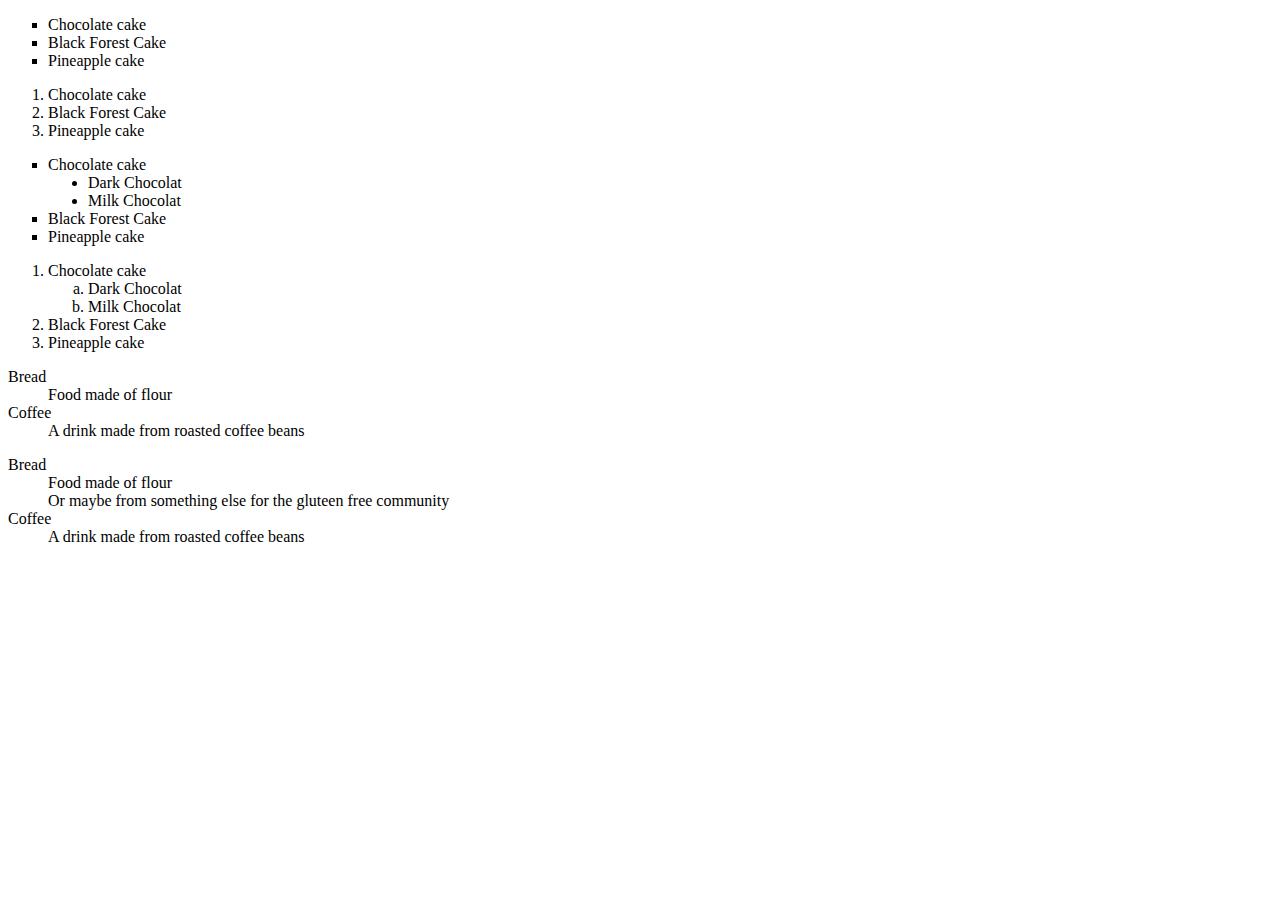
<file: Listes.html>
<!DOCTYPE html>
<html lang="en">
<head>
    <meta charset="UTF-8">
    <meta http-equiv="X-UA-Compatible" content="IE=edge">
    <meta name="viewport" content="width=device-width, initial-scale=1.0">
    <title>Liste</title>
</head>
<body>
        <!--Les listes:
    listes non ordonnées: ul
    listes ordonnées: ol
    Ces listes prennet comme balises li qui signifie liste element
    listes descriptives: dl
la dl prend comme paramètre le dt pour descriptive title et dd pour descriptive definition -->
    <ul type="square">
        <li>Chocolate cake</li>
        <li>Black Forest Cake</li>
        <li>Pineapple cake</li>
    </ul>
    <ol type="square">
        <li>Chocolate cake</li>
        <li>Black Forest Cake</li>
        <li>Pineapple cake</li>
    </ol>
    <!--On peut bien mettre une liste à l'intérieur d'une autre en décalant l'emplacemant de nos balises par tabulation-->
    <ul type="square">
        <li>Chocolate cake</li>
            <ul type="disc">
                <li>Dark Chocolat</li>
                <li>Milk Chocolat</li>
            </ul>
        <li>Black Forest Cake</li>
        <li>Pineapple cake</li>
    </ul>
    <ol type="square">
        <li>Chocolate cake</li>
            <ol type="a">
                <li>Dark Chocolat</li>
                <li>Milk Chocolat</li>
            </ol>
        <li>Black Forest Cake</li>
        <li>Pineapple cake</li>
    </ol>

    <!--Ici pour le dl c'est une liste avec une description de chaque element de la liste-->
    <!--le dt et le titre de l'element à mettre dans la liste
    et le dd est la definition de ce même titre-->
    <!--Question: Est-ce qu'on peut mettre plus qu'une seule définition par titre ?-->
    <dl>
        <dt>Bread</dt>
        <dd>Food made of flour</dd>
        <dt>Coffee</dt>
        <dd>A drink made from roasted coffee beans</dd>
    </dl>
<!--Réponse: Oui-->
    <dl>
        <dt>Bread</dt>
        <dd>Food made of flour</dd>
        <dd>Or maybe from something else for the gluteen free community</dd>
        <dt>Coffee</dt>
        <dd>A drink made from roasted coffee beans</dd>
    </dl>
    <!--Les dl sont très pratique pour définire des termes scientifiques par exemple-->
</body>
</html>
</file>
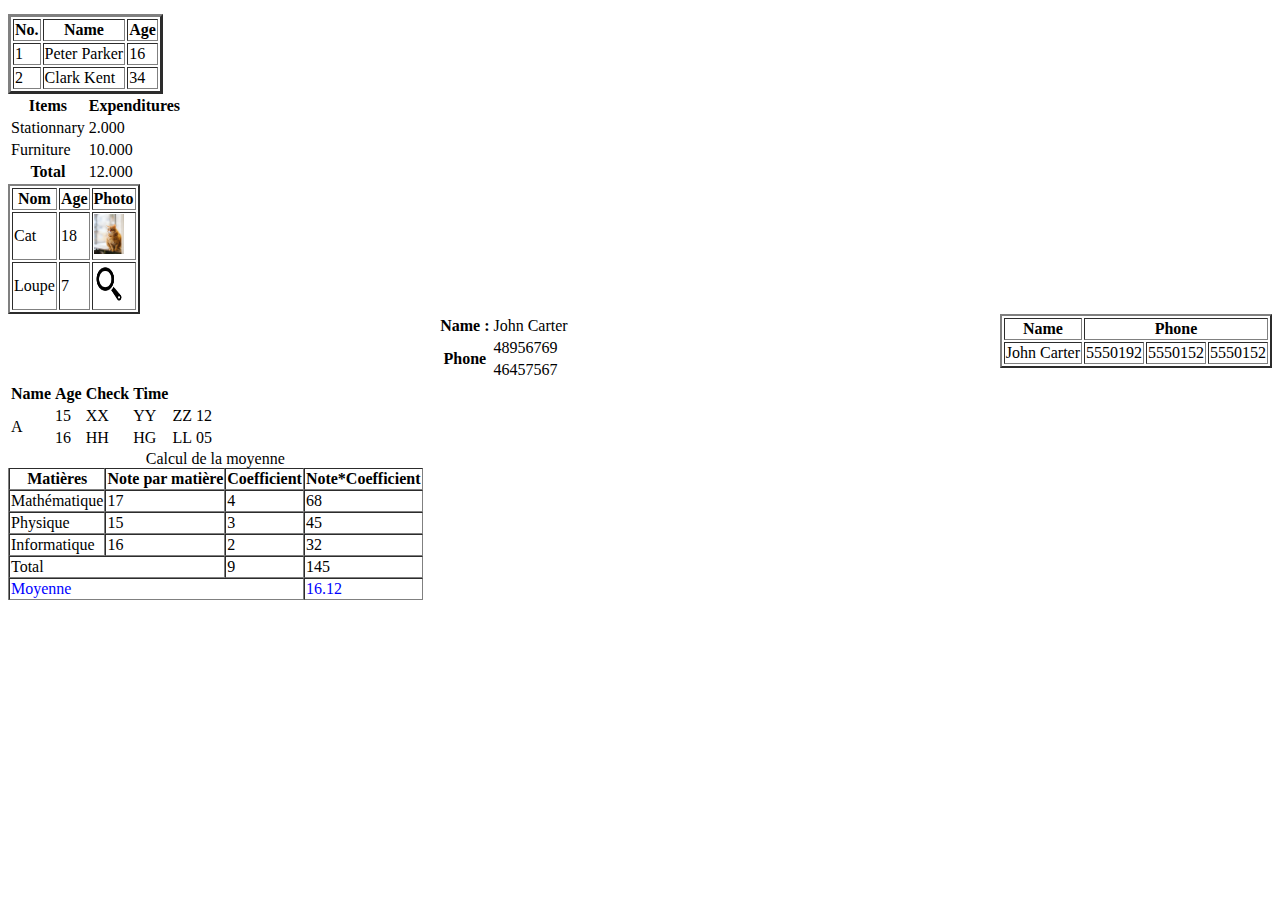
<file: Tableaux.html>
<!DOCTYPE html>
<html lang="en">
<head>
    <meta charset="UTF-8">
    <meta http-equiv="X-UA-Compatible" content="IE=edge">
    <meta name="viewport" content="width=device-width, initial-scale=1.0">
    <title>Tables</title>
</head>
<body>
    <!--La balise table permet de créer des tables-->
    <!--Cette balise prend comme paramètre border ce qui permet de définir en pixel la taille de la birdure souhaitée-->
    <!--Pour les tables le tr représente une ligne et le th représente la cellule header alors que td représente le contenu
    des cellules du corps du texte-->
    <table>
        <thead>
            <tr>
                <th></th>
                <th></th>
                <th></th>
            </tr>

        </thead>
        <tbody>

        </tbody>
        <tfoot>

        </tfoot>
    </table>

    <table border="3">
        <!--La balise tr permet de créer  de la table-->
        <tr>
            <!--La balise th permet de créer les éléments de la ligne header d'un tableau ... ceci permet de les écrire en gras-->
            <th>No.</th>
            <th>Name</th>
            <th>Age</th>
        </tr>
        <tr>
        <!--La balise td permet de créer les éléments des cellules d'un tableau-->
            <td>1</td>
            <td>Peter Parker</td>
            <td>16</td>
        </tr>
        <tr>
            <td>2</td>
            <td>Clark Kent</td>
            <td>34</td>
        </tr>
    </table>
    <!--Pour écrire ce même code en utilisant emet nous allons écrire tr*3 et puis tabulation
    Après nous allons mettre th*3 tabulation et on insère à l'intérieur nos données
    Puis nous allons mettre td*3 tabulation et on insère le contenu, pareil pour la dernière ligne-->

    <table>
        <!--La balise thead permet de différencier les headers du tableau-->
        <thead>
            <tr>
                <th>Items</th>
                <th>Expenditures</th>
            </tr>
        </thead>
        <!--La balise tbody permet de différencier le contenu du tableau-->
        <tbody>
            <tr>
                <td>Stationnary</td>
                <td>2.000</td>
            </tr>
            <tr>
                <td>Furniture</td>
                <td>10.000</td>
            </tr>
        </tbody>
        <!--La balise tfoot permet de différencier la dernière ligne du tableau-->
        <tfoot>
            <tr>
                <th>Total</th>
                <td>12.000</td>
            </tr>
        </tfoot>
        <!--Ces troisbalises prennent les mêmes paramètres que nous pouvons retrouver dans MDN references
        Par exemple:  bgcolor="#094150" ou encore  align="center"-->
        <!--le thead, tbody et tfoot permettent surtout aux robots de bien comprendre le contenu de notre tableau-->
        <!--th défini les "indexes" des lignes ou des colonnes, dans ce cas les items et les Expenditures son t les indexes des
        deux premières colonnes. Pareil pour Total qui représente l'indexe de la dernière ligne -->
    </table>
    <table border="2">
        <tr>
            <th>Nom</th>
            <th>Age</th>
            <th>Photo</th>
        </tr>
        <tr>
            <td>Cat</td>
            <td>18</td>
            <!--On peut insérer des images/Photos dans un tableau en insérant la balise img à l'intérieur de la balise td-->
            <td>
                <img src="Images/cat.jpeg" alt="Cat" width="30cm" height="40cm"/>
            </td>
        </tr>
        <tr>
            <td>Loupe</td>
            <td>7</td>
            <td>
                <img src="Images/loupe.png" alt="Loupe" width="30cm" height="40cm"/>
            </td>
        </tr>
    </table>
    <!--Le spanning permet de fusionner des lignes ou des colonnes-->
    <!--colspan permet de fuusionner deux ou plusieurs cellules en colonne
    rawspan permet de fusionner deux ou plusieurs cellules en lignes-->
    <table border="2" align="right">
        <tr>
            <th>Name</th>
            <th colspan="3">Phone</th>
        </tr>
        <tr>
            <td>John Carter</td>
            <td>5550192</td>
            <td>5550152</td>
            <td>5550152</td>
        </tr>
    </table>
    <!--Un exemple pour essayer le rowspan. Le tr qui suit celui au niveau duquel nous avons insérer le rawspan
    ne doit pas contenir tout les th/td il doit avoir un nombre de th/td - le nombre du paramètre choisi dans le rowspan
    Si on a choisi pour le rowspan 3 nous allons donc insérer -3 de td/th dans la tr suivante-->
    <table align="center">
        <tr>
            <th>Name :</th>
            <td>John Carter</td>
        </tr>
        <tr>
            <th rowspan="2">Phone</th>
            <td>48956769</td>
        </tr>
        <tr>
            <td>46457567</td>
        </tr>
    </table>

    <table>
        <tr>
            <th>Name</th>
            <th>Age</th>
            <th>Check</th>
            <th>Time</th>
        </tr>
        <tr>
            <td rowspan="2">A</td>
            <td>15</td>
            <td>XX</td>
            <td>YY</td>
            <td>ZZ</td>
            <td>12</td>
        </tr>
        <tr>
            <td>16</td>
            <td>HH</td>
            <td>HG</td>
            <td>LL</td>
            <td>05</td>
        </tr>
    </table>
    <!--Exo-->
    <table border="1" cellspacing="0" frame="lhs">
        <!--Pour mettre un titre de la table,  nous allons utiliser l'attribut caption-->
        <!--Ce tableau a été généré par emmet
        thead puis tr puis th*4 etc...-->
        <caption>Calcul de la moyenne</caption>
        <thead>
            <tr>
                <th>Matières</th>
                <th>Note par matière</th>
                <th>Coefficient</th>
                <th>Note*Coefficient</th>
            </tr>
        </thead>
        <tbody>
            <tr>
                <td>Mathématique</td>
                <td>17</td>
                <td>4</td>
                <td>68</td>
            </tr>
            <tr>
                <td>Physique</td>
                <td>15</td>
                <td>3</td>
                <td>45</td>
            </tr>
            <tr>
                <td>Informatique</td>
                <td>16</td>
                <td>2</td>
                <td>32</td>
            </tr>
            <tr>
                <td colspan="2">Total</td>
                <td>9</td>
                <td>145</td>
            </tr>
        </tbody>
        <tfoot>
            <tr style="color: blue;">
                <td colspan="3">Moyenne</td>
                <td>16.12</td>
            </tr>
        </tfoot>
    </table>



</body>
</html>
</file>
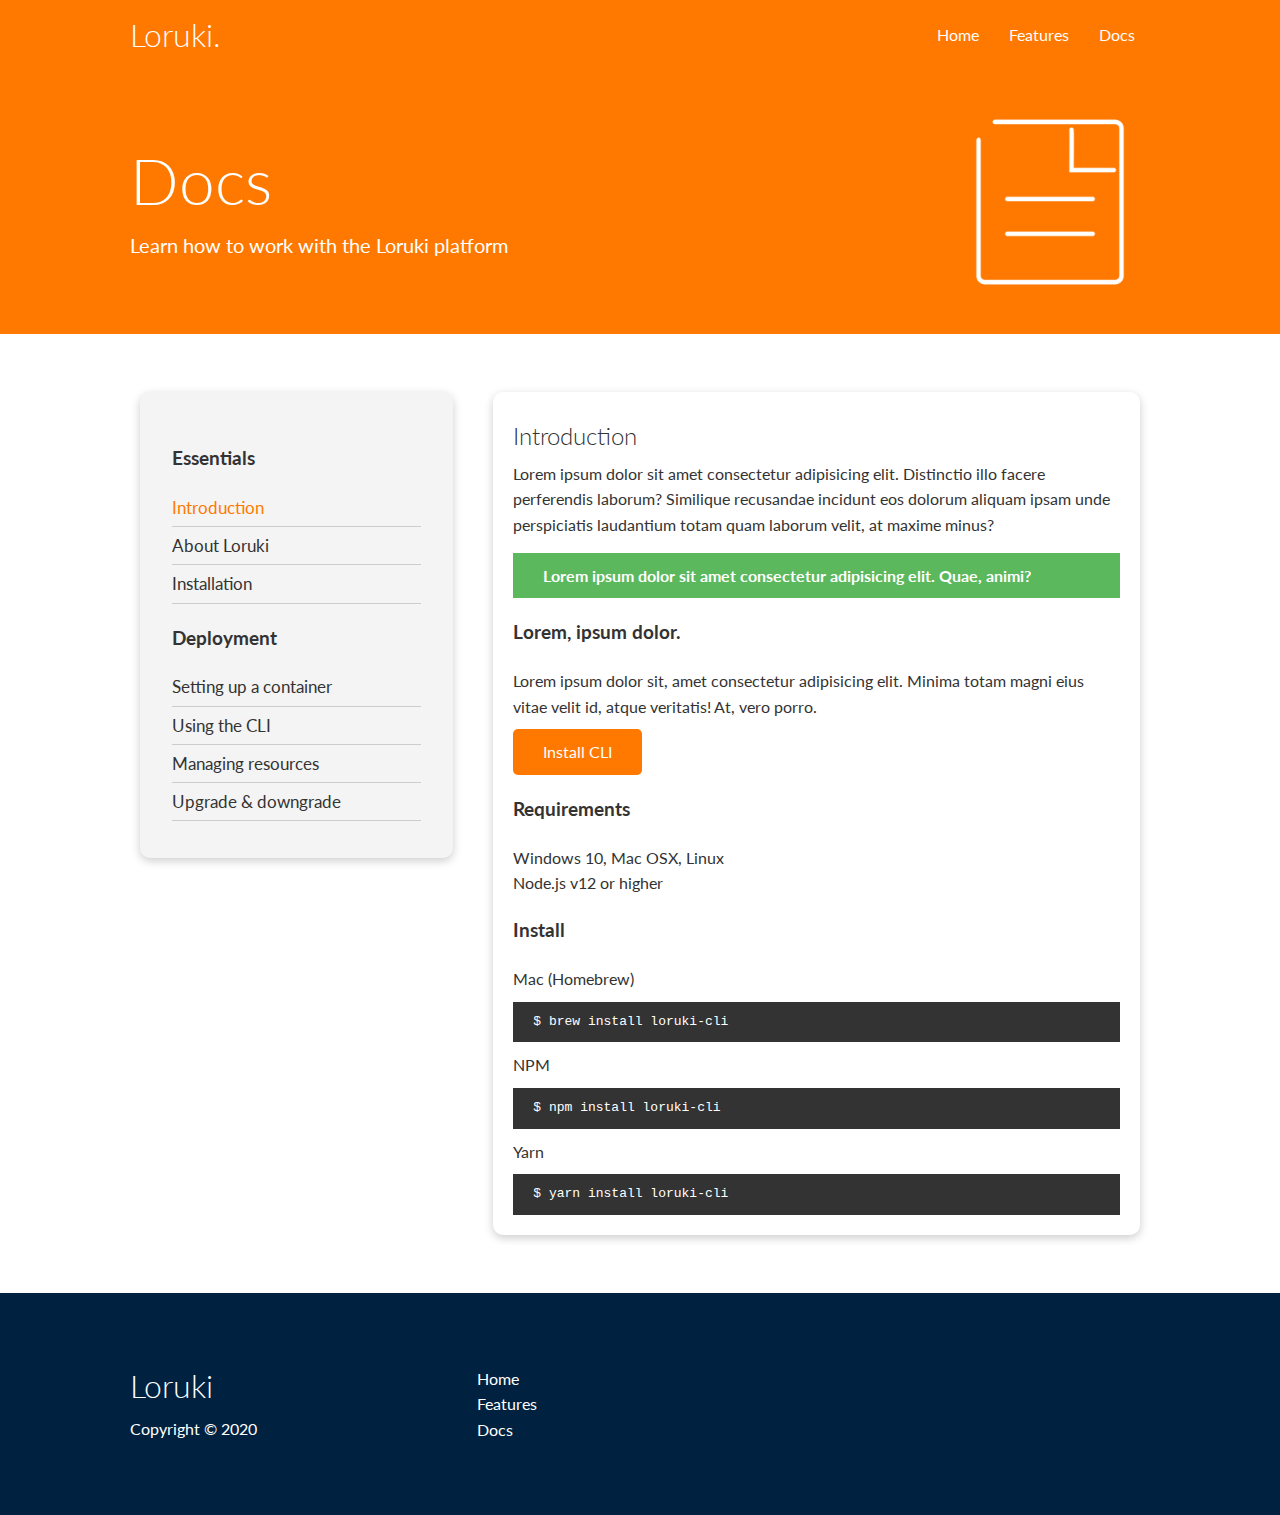
<file: responsive-layout/docs.html>
<!DOCTYPE html>
<html lang="en">
<head>
    <meta charset="UTF-8">
    <meta name="viewport" content="width=device-width, initial-scale=1.0">
    <link rel="stylesheet" href="https://cdnjs.cloudflare.com/ajax/libs/font-awesome/5.15.1/css/all.min.css" integrity="sha512-+4zCK9k+qNFUR5X+cKL9EIR+ZOhtIloNl9GIKS57V1MyNsYpYcUrUeQc9vNfzsWfV28IaLL3i96P9sdNyeRssA==" crossorigin="anonymous" />
    <link rel="stylesheet" href="css/utilities.css">
    <link rel="stylesheet" href="css/style.css">
    <title>Loruki | Cloud Hosting For Everyone</title>
</head>
<body>
    <!-- Navbar -->
    <div class="navbar">
        <div class="container flex">
            <h1 class="logo">Loruki.</h1>
            <nav>
                <ul>
                    <li><a href="index.html">Home</a></li>
                    <li><a href="features.html">Features</a></li>
                    <li><a href="docs.html">Docs</a></li>
                </ul>
            </nav>
        </div>
    </div>

    <!-- Head -->
    <section class="docs-head bg-primary py-3">
        <div class="container grid">
            <div>
                <h1 class="xl">Docs</h1>
                <p class="lead">
                    Learn how to work with the Loruki platform
                </p>
            </div>
            <img src="images/docs.png" alt="">
        </div>
    </section>

    <!-- Docs main -->
    <section class="docs-main my-4">
        <div class="container grid">
            <div class="card bg-light p-3">
                <h3 class="my-2">Essentials</h3>
                <nav>
                    <ul>
                        <li><a class="text-primary" href="#">Introduction</a></li>
                        <li><a href="#">About Loruki</a></li>
                        <li><a href="#">Installation</a></li>
                    </ul>
                </nav>

                <h3 class="my-2">Deployment</h3>
                <nav>
                    <ul>
                        <li><a href="#">Setting up a container</a></li>
							<li><a href="#">Using the CLI</a></li>
							<li><a href="#">Managing resources</a></li>
							<li><a href="#">Upgrade & downgrade</a></li>
                    </ul>
                </nav>
            </div>
            <div class="card">
                <h2>Introduction</h2>
                <p>Lorem ipsum dolor sit amet consectetur adipisicing elit. Distinctio illo facere perferendis laborum? Similique recusandae incidunt eos dolorum aliquam ipsam unde perspiciatis laudantium totam quam laborum velit, at maxime minus?</p>

                <div class="alert alert-success">
                    <i class="fas fa-info"></i> Lorem ipsum dolor sit amet consectetur adipisicing elit. Quae, animi?
                </div>

                <h3>Lorem, ipsum dolor.</h3>
                <p>Lorem ipsum dolor sit, amet consectetur adipisicing elit. Minima totam magni eius vitae velit id, atque veritatis! At, vero porro.</p>
                <a href="#" class="btn btn-primary">Install CLI</a>

                <h3>Requirements</h3>
                <ul>
                    <li>Windows 10, Mac OSX, Linux</li>
                    <li>Node.js v12 or higher</li>
                </ul>

                <h3>Install</h3>
                <p>Mac (Homebrew)</p>
                <pre><code>$ brew install loruki-cli</code></pre>
                <p>NPM</p>
                <pre><code>$ npm install loruki-cli</code></pre>
                <p>Yarn</p>
                <pre><code>$ yarn install loruki-cli</code></pre>

            </div>
        </div>
    </section>
    
    <!-- Footer -->
    <footer class="footer bg-dark py-5">
        <div class="container grid grid-3">
            <div>
                <h1>Loruki
                </h1>
                <p>Copyright &copy; 2020</p>
            </div>
            <nav>
                <ul>
                    <li><a href="index.html">Home</a></li>
                    <li><a href="features.html">Features</a></li>
                    <li><a href="docs.html">Docs</a></li>
                </ul>
            </nav>
            <div class="social">
                <a href="#"><i class="fab fa-github fa-2x"></i></a>
                <a href="#"><i class="fab fa-facebook fa-2x"></i></a>
                <a href="#"><i class="fab fa-instagram fa-2x"></i></a>
                <a href="#"><i class="fab fa-twitter fa-2x"></i></a>
            </div>
        </div>
    </footer>
</body>
</html>
</file>
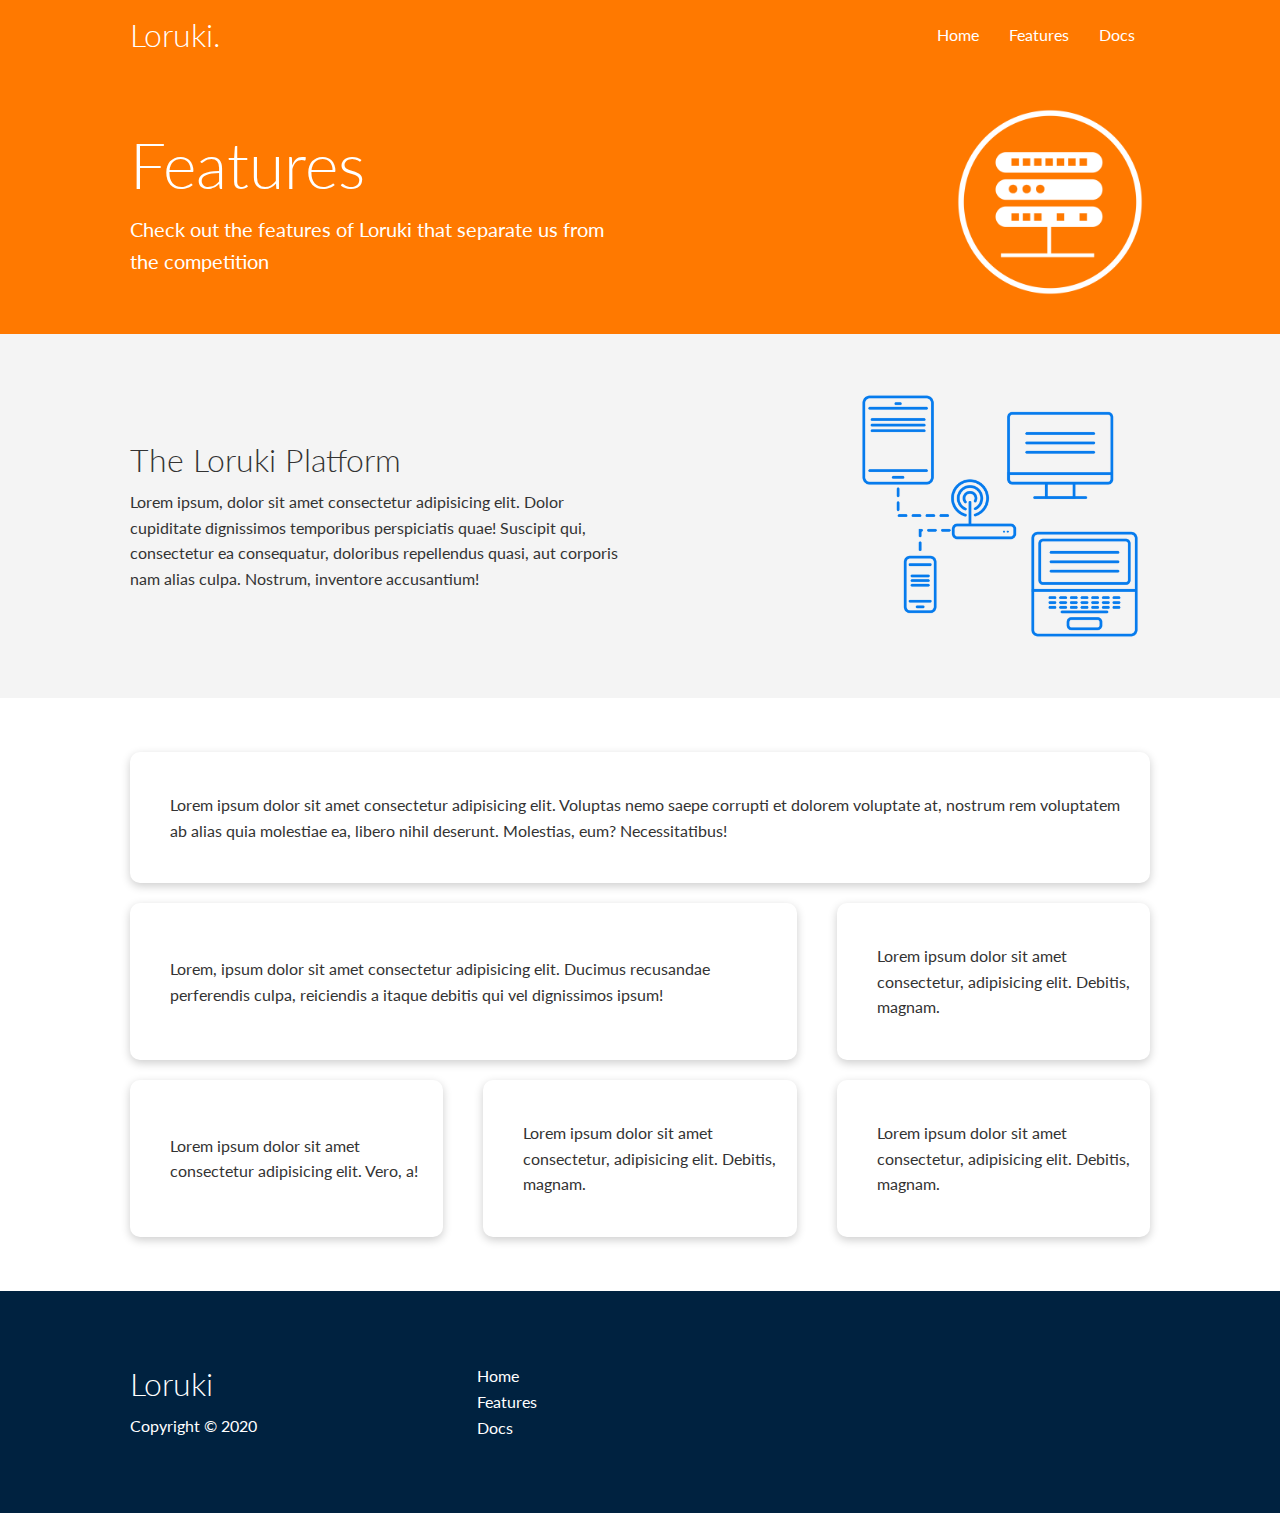
<file: responsive-layout/features.html>
<!DOCTYPE html>
<html lang="en">
<head>
    <meta charset="UTF-8">
    <meta name="viewport" content="width=device-width, initial-scale=1.0">
    <link rel="stylesheet" href="https://cdnjs.cloudflare.com/ajax/libs/font-awesome/5.15.1/css/all.min.css" integrity="sha512-+4zCK9k+qNFUR5X+cKL9EIR+ZOhtIloNl9GIKS57V1MyNsYpYcUrUeQc9vNfzsWfV28IaLL3i96P9sdNyeRssA==" crossorigin="anonymous" />
    <link rel="stylesheet" href="css/utilities.css">
    <link rel="stylesheet" href="css/style.css">
    <title>Loruki | Cloud Hosting For Everyone</title>
</head>
<body>
    <!-- Navbar -->
    <div class="navbar">
        <div class="container flex">
            <h1 class="logo">Loruki.</h1>
            <nav>
                <ul>
                    <li><a href="index.html">Home</a></li>
                    <li><a href="features.html">Features</a></li>
                    <li><a href="docs.html">Docs</a></li>
                </ul>
            </nav>
        </div>
    </div>

    <!-- Head -->
    <section class="features-head bg-primary py-3">
        <div class="container grid">
            <div>
                <h1 class="xl">Features</h1>
                <p class="lead">
                    Check out the features of Loruki that separate us from the
						competition
                </p>
            </div>
            <img src="images/server.png" alt="">
        </div>
    </section>

    <!-- Sub head -->
    <section class="features-sub-head bg-light py-3">
        <div class="container grid">
            <div>
                <h1 class="md">The Loruki Platform</h1>
                <p>
                    Lorem ipsum, dolor sit amet consectetur adipisicing elit. Dolor cupiditate dignissimos temporibus perspiciatis quae! Suscipit qui, consectetur ea consequatur, doloribus repellendus quasi, aut corporis nam alias culpa. Nostrum, inventore accusantium!
                </p>
            </div>
            <img src="images/server2.png" alt="">
        </div>
    </section>

    <section class="features-main my-2">
        <div class="container grid grid-3">
            <div class="card flex">
                <i class="fas fa-server fa-3x"></i>
                <p>Lorem ipsum dolor sit amet consectetur adipisicing elit. Voluptas nemo saepe corrupti et dolorem voluptate at, nostrum rem voluptatem ab alias quia molestiae ea, libero nihil deserunt. Molestias, eum? Necessitatibus!</p>
            </div>
            <div class="card flex">
                <i class="fas fa-network-wired fa-3x"></i>
                <p>
                    Lorem, ipsum dolor sit amet consectetur adipisicing elit. Ducimus
                    recusandae perferendis culpa, reiciendis a itaque debitis qui vel
                    dignissimos ipsum!
                </p>
            </div>
            <div class="card flex">
                <i class="fas fa-laptop-code fa-3x"></i>
                <p>
                    Lorem ipsum dolor sit amet consectetur, adipisicing elit. Debitis,
                    magnam.
                </p>
            </div>
            <div class="card flex">
                <i class="fas fa-database fa-3x"></i>
                <p>
                    Lorem ipsum dolor sit amet consectetur adipisicing elit. Vero, a!
                </p>
            </div>
            <div class="card flex">
                <i class="fas fa-power-off fa-3x"></i>
                <p>
                    Lorem ipsum dolor sit amet consectetur, adipisicing elit. Debitis,
                    magnam.
                </p>
            </div>
            <div class="card flex">
                <i class="fas fa-upload fa-3x"></i>
                <p>
                    Lorem ipsum dolor sit amet consectetur, adipisicing elit. Debitis,
                    magnam.
                </p>
            </div>
        </div>
    </section>

    <!-- Footer -->
    <footer class="footer bg-dark py-5">
        <div class="container grid grid-3">
            <div>
                <h1>Loruki
                </h1>
                <p>Copyright &copy; 2020</p>
            </div>
            <nav>
                <ul>
                    <li><a href="index.html">Home</a></li>
                    <li><a href="features.html">Features</a></li>
                    <li><a href="docs.html">Docs</a></li>
                </ul>
            </nav>
            <div class="social">
                <a href="#"><i class="fab fa-github fa-2x"></i></a>
                <a href="#"><i class="fab fa-facebook fa-2x"></i></a>
                <a href="#"><i class="fab fa-instagram fa-2x"></i></a>
                <a href="#"><i class="fab fa-twitter fa-2x"></i></a>
            </div>
        </div>
    </footer>
</body>
</html>
</file>
<file: responsive-layout/css/utilities.css>
.container {
  max-width: 1100px;
  margin: 0 auto;
  overflow: auto;
  padding: 0 40px;
}

.card {
  background-color: #fff;
  color: #333;
  border-radius: 10px;
  box-shadow: 0 3px 10px rgba(0, 0, 0, 0.2);
  padding: 20px;
  margin: 10px;
}

.btn {
  display: inline-block;
  padding: 10px 30px;
  cursor: pointer;
  background: var(--primary-color);
  color: #fff;
  border: none;
  border-radius: 5px;
}

.btn-outline {
  background-color: transparent;
  border: 1px #fff solid;
}

.btn:hover {
  transform: scale(0.98);
}

/* Backgrounds & colored buttons */
.bg-primary,
.btn-primary {
  background-color: var(--primary-color);
  color: #fff;
}

.bg-secondary,
.btn-secondary {
  background-color: var(--secondary-color);
  color: #fff;
}

.bg-dark,
.btn-dark {
  background-color: var(--dark-color);
  color: #fff;
}

.bg-light,
.btn-light {
  background-color: var(--light-color);
  color: #333;
}

.bg-primary a,
.btn-primary a,
.bg-secondary a,
.btn-secondary a,
.bg-dark a,
.btn-dark a {
  color: #fff;
}

/* Text colors */
.text-primary {
  color: var(--primary-color);
}

.text-secondary {
  color: var(--secondary-color);
}

.text-dark {
  color: var(--dark-color);
}

.text-light {
  color: var(--light-color);
}

/* Text sizes */
.lead {
  font-size: 20px;
}

.sm {
  font-size: 1rem;
}

.md {
  font-size: 2rem;
}

.lg {
  font-size: 3rem;
}

.xl {
  font-size: 4rem;
}

.text-center {
  text-align: center;
}

/* Alert */
.alert {
  background-color: var(--light-color);
  padding: 10px 20px;
  font-weight: bold;
  margin: 15px 0;
}

.alert i {
  margin-right: 10px;
}

.alert-success {
  background-color: var(--success-color);
  color: #fff;
}

.alert-error {
  background-color: var(--error-color);
  color: #fff;
}

.flex {
  display: flex;
  justify-content: center;
  align-items: center;
  height: 100%;
}

.grid {
  display: grid;
  grid-template-columns: repeat(2, 1fr);
  gap: 20px;
  justify-content: center;
  align-items: center;
  height: 100%;
}

.grid-3 {
  grid-template-columns: repeat(3, 1fr);
}

/* Margin */
.my-1 {
  margin: 1rem 0;
}

.my-2 {
  margin: 1.5rem 0;
}

.my-3 {
  margin: 2rem 0;
}

.my-4 {
  margin: 3rem 0;
}

.my-5 {
  margin: 4rem 0;
}

.m-1 {
  margin: 1rem;
}

.m-2 {
  margin: 1.5rem;
}

.m-3 {
  margin: 2rem;
}

.m-4 {
  margin: 3rem;
}

.m-5 {
  margin: 4rem;
}

/* Padding */
.py-1 {
  padding: 1rem 0;
}

.py-2 {
  padding: 1.5rem 0;
}

.py-3 {
  padding: 2rem 0;
}

.py-4 {
  padding: 3rem 0;
}

.py-5 {
  padding: 4rem 0;
}

.p-1 {
  padding: 1rem;
}

.p-2 {
  padding: 1.5rem;
}

.p-3 {
  padding: 2rem;
}

.p-4 {
  padding: 3rem;
}

.p-5 {
  padding: 4rem;
}
</file>
<file: responsive-layout/css/style.css>
@import url('https://fonts.googleapis.com/css2?family=Lato:wght@300&display=swap');

:root {
  --primary-color: rgb(255,121,0);
  --secondary-color: black;
  --dark-color: #002240;
  --light-color: #f4f4f4;
  --success-color: #5cb85c;
  --error-color: #d9534f;
}

* {
  box-sizing: border-box;
  padding: 0;
  margin: 0;
}

body {
  font-family: 'Lato', sans-serif;
  color: #333;
  line-height: 1.6;
}

ul {
  list-style-type: none;
}

a {
  text-decoration: none;
  color: #333;
}

h1,
h2 {
  font-weight: 300;
  line-height: 1.2;
  margin: 10px 0;
}

p {
  margin: 10px 0;
}

img {
  width: 100%;
}

code,
pre {
  background: #333;
  color: #fff;
  padding: 10px;
}

.hidden {
  visibility: hidden;
  height: 0;
}

/* Navbar */
.navbar {
  background-color: var(--primary-color);
  color: #fff;
  height: 70px;
}

.navbar ul {
  display: flex;
}

.navbar a {
  color: #fff;
  padding: 10px;
  margin: 0 5px;
}

.navbar a:hover {
  border-bottom: 2px #fff solid;
}

.navbar .flex {
  justify-content: space-between;
}

/* Showcase */
.showcase {
  height: 400px;
  background-color: var(--primary-color);
  color: #fff;
  position: relative;
}

.showcase h1 {
  font-size: 40px;
}

.showcase p {
  margin: 20px 0;
}

.showcase .grid {
  overflow: visible;
  grid-template-columns: 55% auto;
  gap: 30px;
}

.showcase-text {
  animation: slideInFromLeft 1s ease-in;
}

.showcase-form {
  position: relative;
  top: 60px;
  height: 350px;
  width: 400px;
  padding: 40px;
  z-index: 100;
  justify-self: flex-end;
  animation: slideInFromRight 1s ease-in;
}

.showcase-form .form-control {
  margin: 30px 0;
}

.showcase-form input[type='text'],
.showcase-form input[type='email'] {
  border: 0;
  border-bottom: 1px solid #b4becb;
  width: 100%;
  padding: 3px;
  font-size: 16px;
}

.showcase-form input:focus {
  outline: none;
}

.showcase::before,
.showcase::after {
  content: '';
  position: absolute;
  height: 100px;
  bottom: -70px;
  right: 0;
  left: 0;
  background: #fff;
  transform: skewY(-3deg);
  -webkit-transform: skewY(-3deg);
  -moz-transform: skewY(-3deg);
  -ms-transform: skewY(-3deg);
}

/* Stats */
.stats {
  padding-top: 100px;
  animation: slideInFromBottom 1s ease-in;
}

.stats-heading {
  max-width: 500px;
  margin: auto;
}

.stats .grid h3 {
  font-size: 35px;
}

.stats .grid p {
  font-size: 20px;
  font-weight: bold;
}

/* Cli */
.cli .grid {
  grid-template-columns: repeat(3, 1fr);
  grid-template-rows: repeat(2, 1fr);
}

.cli .grid > *:first-child {
  grid-column: 1 / span 2;
  grid-row: 1 / span 2;
}

/* Cloud */
.cloud .grid {
  grid-template-columns: 4fr 3fr;
}

/* Languages */

.languages .flex {
  flex-wrap: wrap;
}

.languages .card {
  text-align: center;
  margin: 18px 10px 40px;
  transition: transform 0.2s ease-in;
}

.languages .card h4 {
  font-size: 20px;
  margin-bottom: 10px;
}

.languages .card:hover {
  transform: translateY(-15px);
}

/* Features */
.features-head img,
.docs-head img {
  width: 200px;
  justify-self: flex-end;
}

.features-sub-head img {
  width: 300px;
  justify-self: flex-end;
}

.features-main .card > i {
  margin-right: 20px;
}

.features-main .grid {
  padding: 30px;
}

.features-main .grid > *:first-child {
  grid-column: 1 / span 3;
}

.features-main .grid > *:nth-child(2) {
  grid-column: 1 / span 2;
}

/* Docs */
.docs-main h3 {
  margin: 20px 0;
}

.docs-main .grid {
  grid-template-columns: 1fr 2fr;
  align-items: flex-start;
}

.docs-main nav li {
  font-size: 17px;
  padding-bottom: 5px;
  margin-bottom: 5px;
  border-bottom: 1px #ccc solid;
}

.docs-main a:hover {
  font-weight: bold;
}

/* Footer */
.footer .social a {
  margin: 0 10px;
}

.fa-github:hover {
  color: #000000;
}

.fa-facebook:hover {
  color: #1773EA;
}

.fa-instagram:hover {
  color: #B32E87;
}

.fa-twitter:hover {
  color: #1C9CEA;
}

/* Animations */
@keyframes slideInFromLeft {
  0% {
    transform: translateX(-100%);
  }

  100% {
    transform: translateX(0);
  }
}

@keyframes slideInFromRight {
  0% {
    transform: translateX(100%);
  }

  100% {
    transform: translateX(0);
  }
}

@keyframes slideInFromTop {
  0% {
    transform: translateY(-100%);
  }

  100% {
    transform: translateX(0);
  }
}

@keyframes slideInFromBottom {
  0% {
    transform: translateY(100%);
  }

  100% {
    transform: translateX(0);
  }
}

/* Tablets and under */
@media (max-width: 768px) {
  .grid,
  .showcase .grid,
  .stats .grid,
  .cli .grid,
  .cloud .grid,
  .features-main .grid,
  .docs-main .grid {
    grid-template-columns: 1fr;
    grid-template-rows: 1fr;
  }

  .showcase {
    height: auto;
  }

  .showcase-text {
    text-align: center;
    margin-top: 40px;
    animation: slideInFromTop 1s ease-in;
  }

  .showcase-form {
    justify-self: center;
    margin: auto;
    animation: slideInFromBottom 1s ease-in;
  }

  .cli .grid > *:first-child {
    grid-column: 1;
    grid-row: 1;
  }

  .features-head,
  .features-sub-head,
  .docs-head {
    text-align: center;
  }

  .features-head img,
  .features-sub-head img,
  .docs-head img {
    justify-self: center;
  }

  .features-main .grid > *:first-child,
  .features-main .grid > *:nth-child(2) {
    grid-column: 1;
  }
}

/* Mobile */
@media (max-width: 500px) {
  .navbar {
    height: 110px;
  }

  .navbar .flex {
    flex-direction: column;
  }

  .navbar ul {
    padding: 10px;
    background-color: rgba(0, 0, 0, 0.1);
  }
  
  .showcase-form {
    width: 300px;
  }
}
</file>
